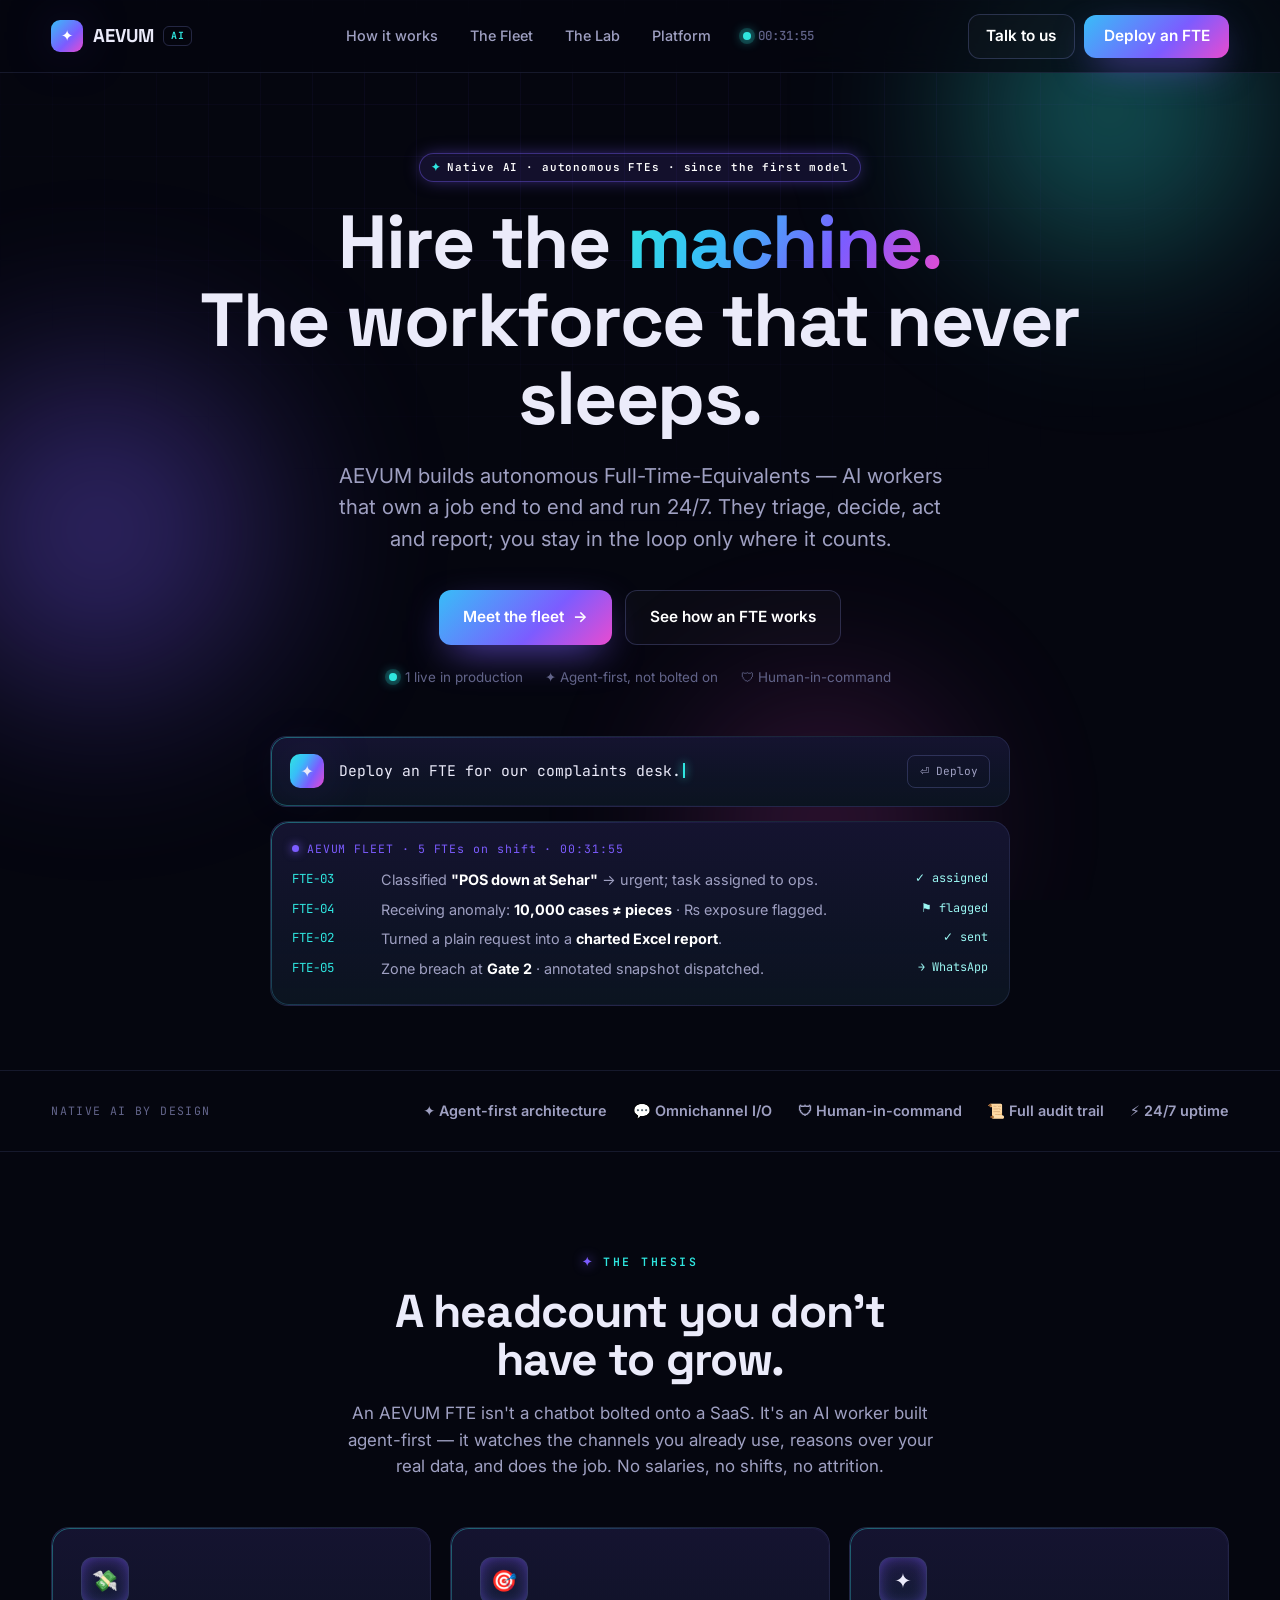
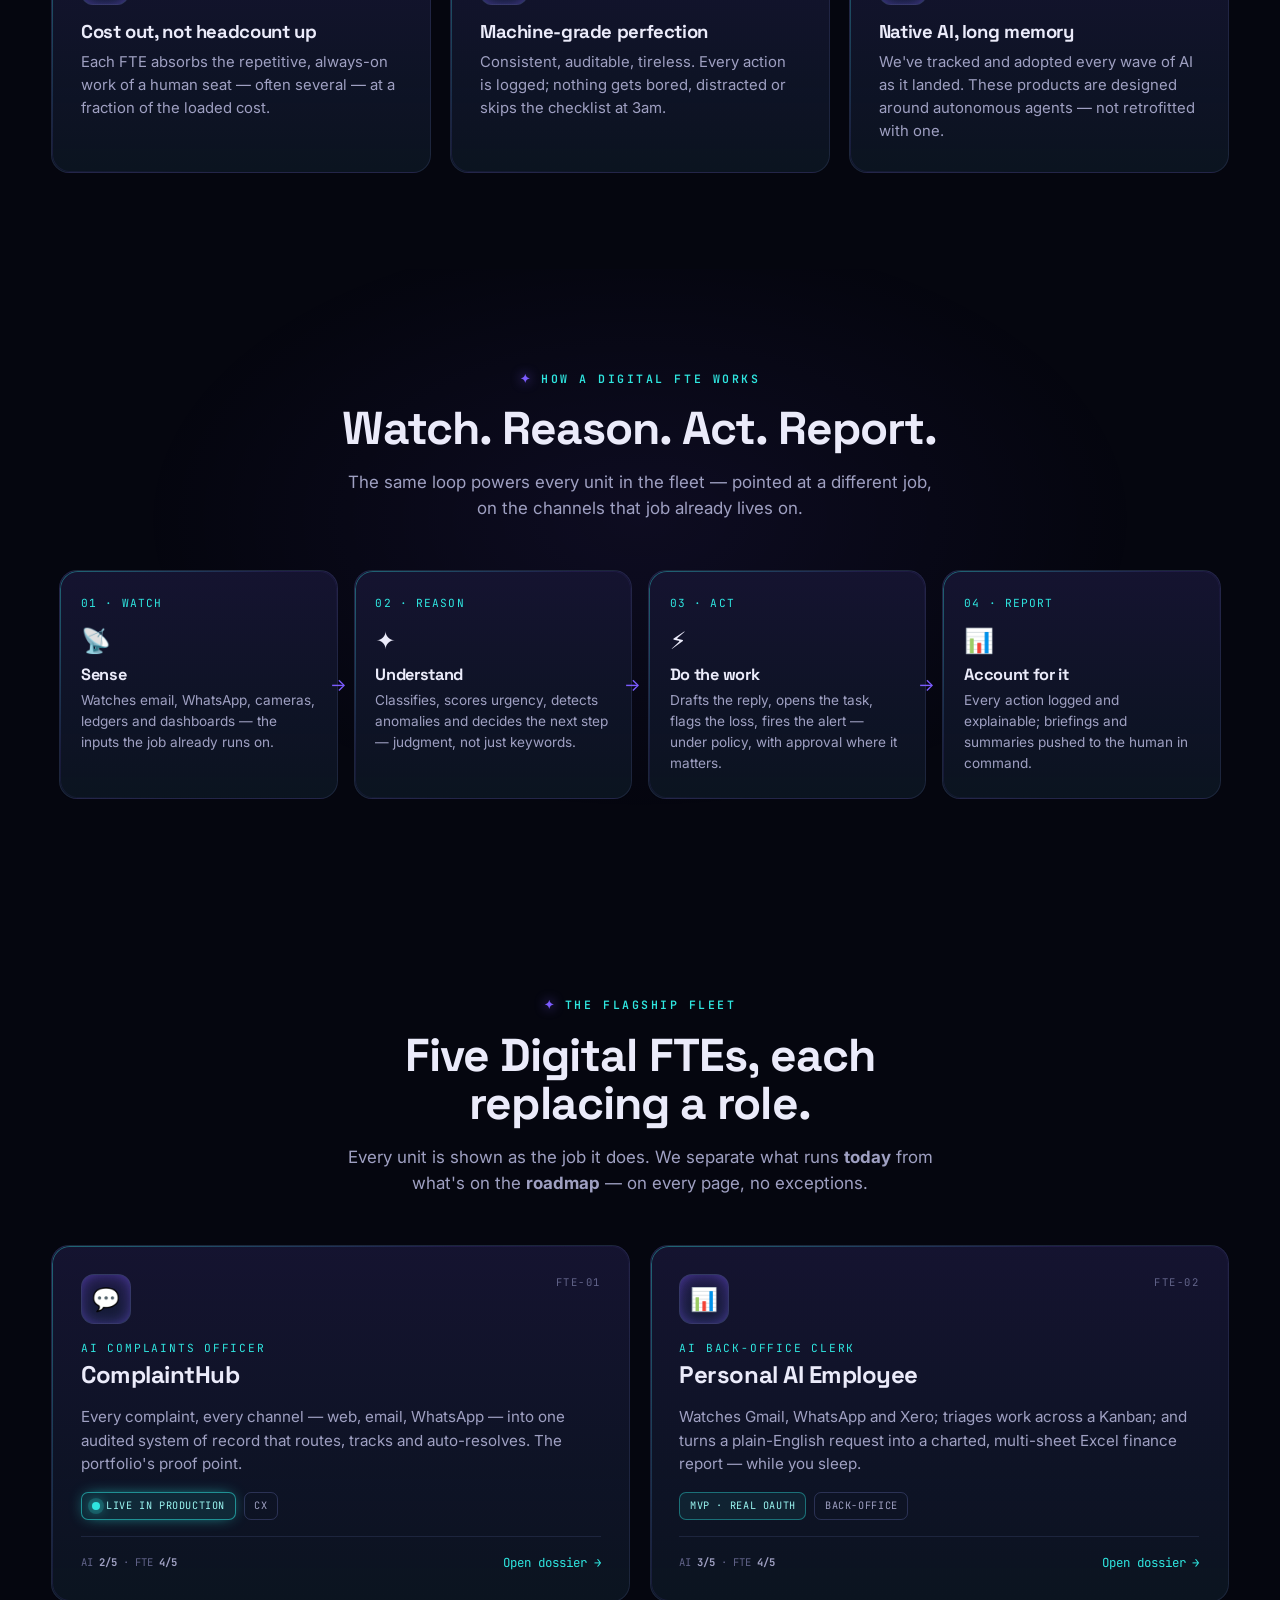
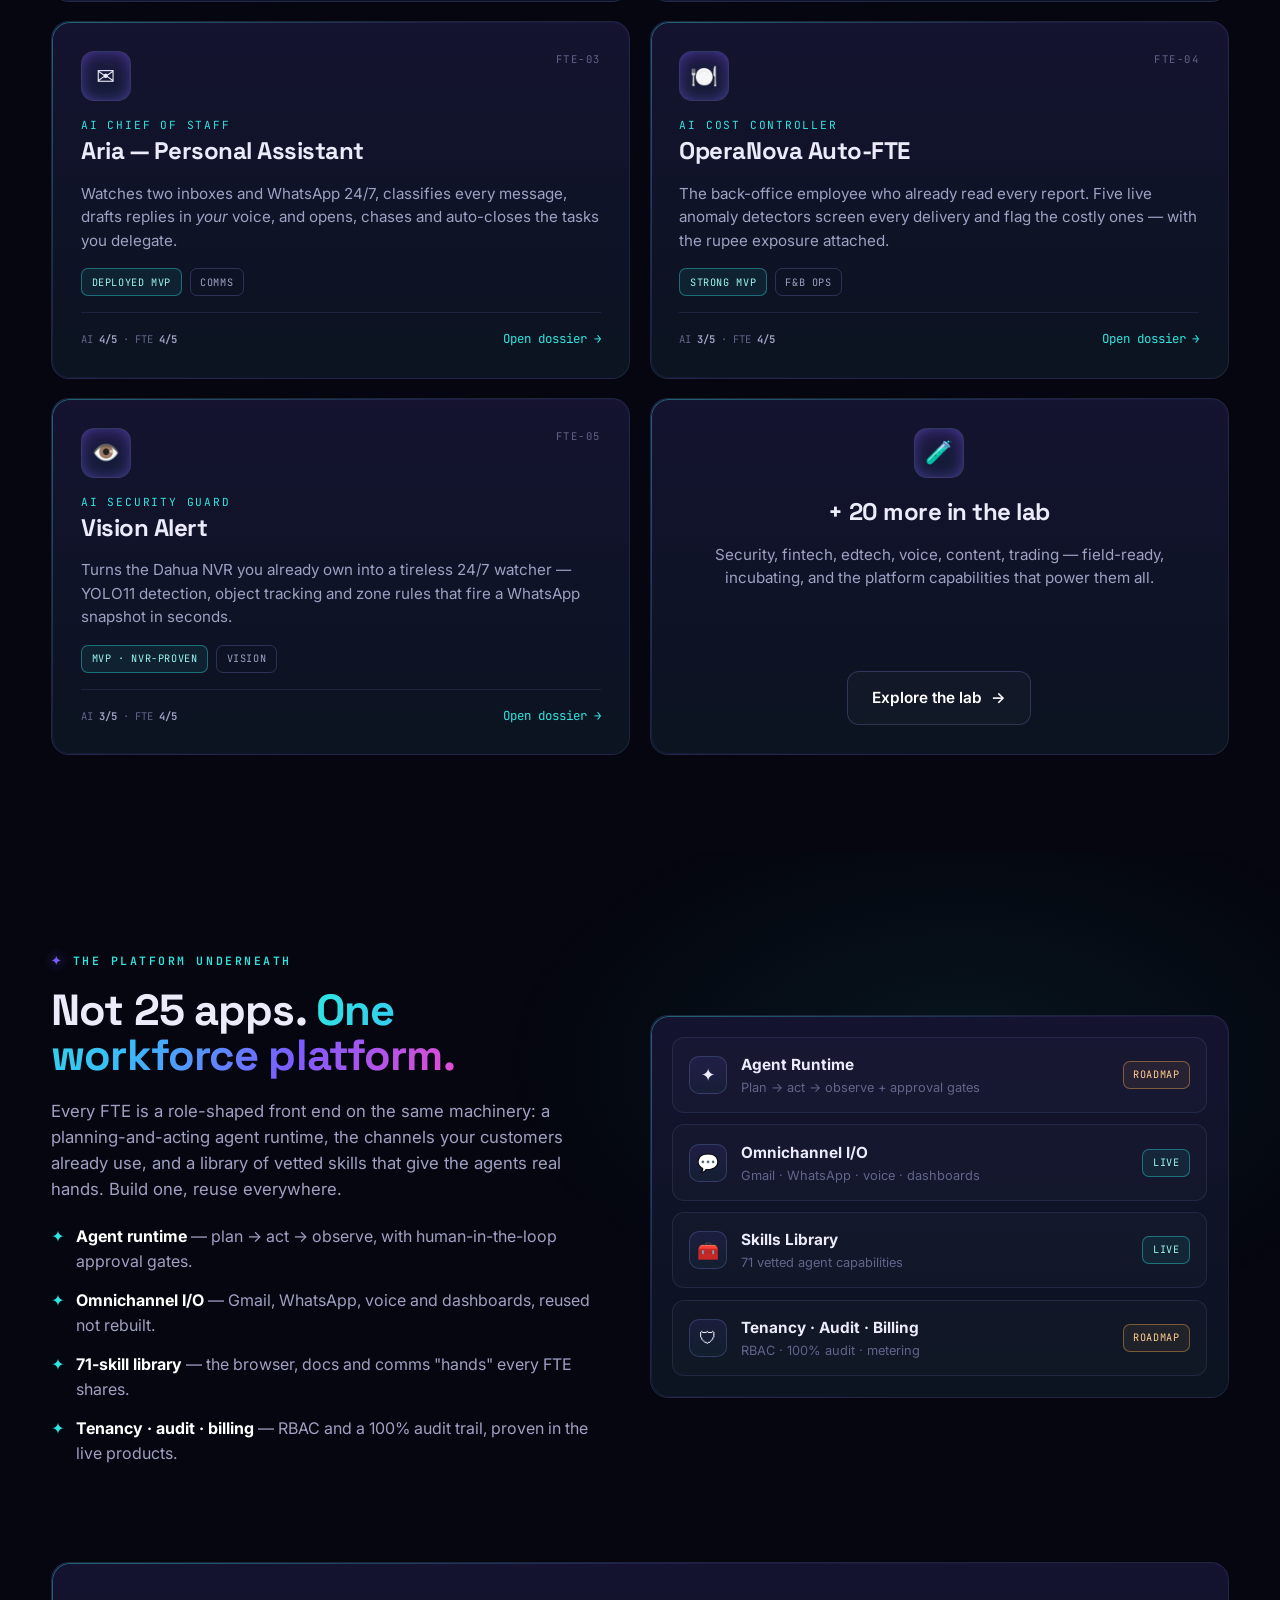
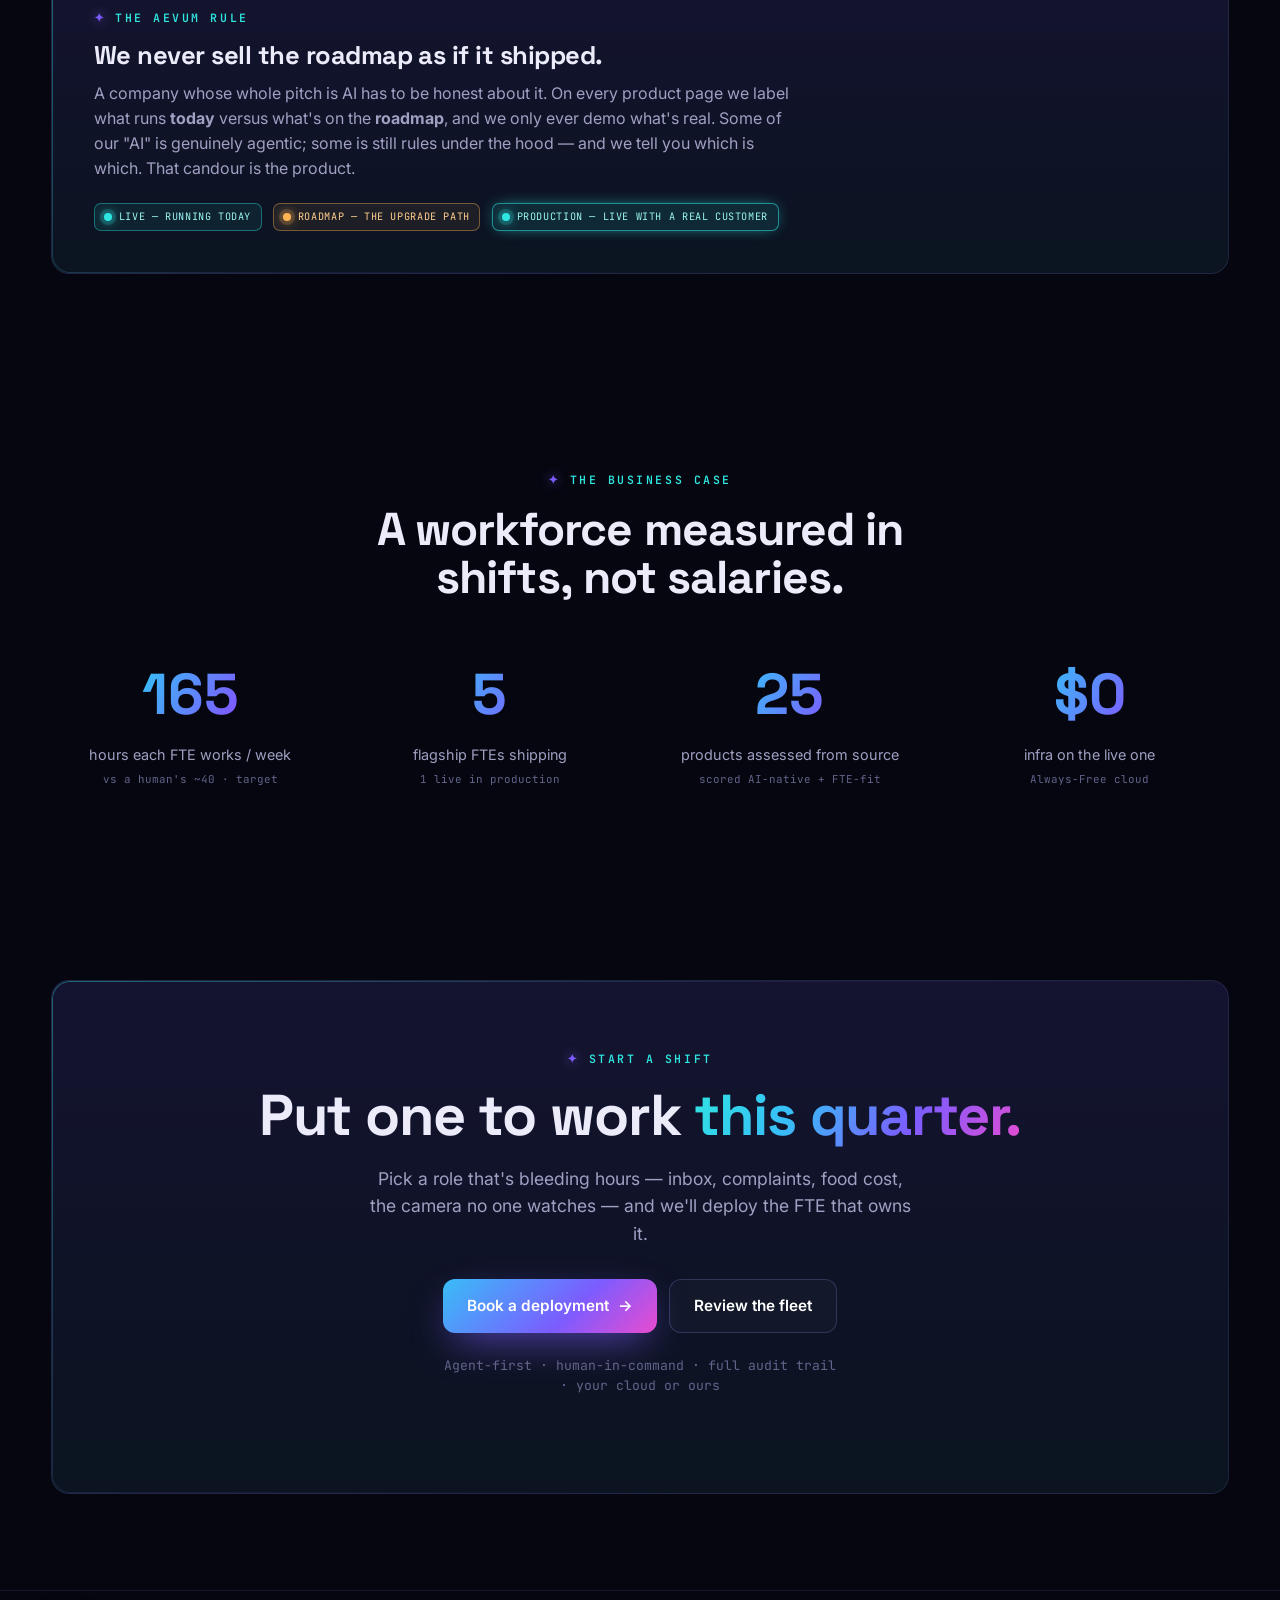
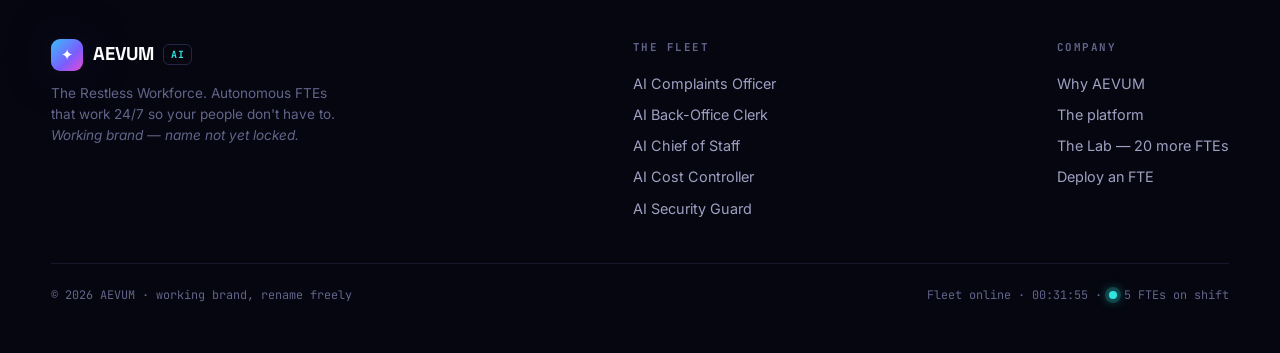
<file: site/index.html>
<!DOCTYPE html>
<html lang="en">
<head>
<meta charset="UTF-8" />
<meta name="viewport" content="width=device-width, initial-scale=1.0" />
<title>AEVUM — The Restless Workforce · Autonomous FTEs that never sleep</title>
<meta name="description" content="AEVUM builds autonomous Full-Time-Equivalents — AI agents that run your back office, inbox, security and customer operations 24/7. Native AI, not bolted on." />
<link rel="preconnect" href="https://fonts.googleapis.com">
<link rel="preconnect" href="https://fonts.gstatic.com" crossorigin>
<link href="https://fonts.googleapis.com/css2?family=Space+Grotesk:wght@500;600;700&family=Inter:wght@400;500;600;700&family=JetBrains+Mono:wght@400;500;600&display=swap" rel="stylesheet">
<link rel="stylesheet" href="assets/styles.css" />
<noscript><style>.reveal{opacity:1!important;transform:none!important}</style></noscript>
</head>
<body>
<div class="void-base"></div>
<div class="orbs"><span class="orb c1"></span><span class="orb c2"></span><span class="orb c3"></span></div>
<div class="grid-bg"></div>

<!-- NAV -->
<nav>
  <div class="wrap">
    <a class="brand" href="index.html"><span class="mark">✦</span> AEVUM <span class="ai">AI</span></a>
    <div class="nav-links">
      <a href="#engine">How it works</a>
      <a href="#fleet">The Fleet</a>
      <a href="lab.html">The Lab</a>
      <a href="#platform">Platform</a>
      <span class="nav-clock"><span class="dot"></span><span data-clock>00:00:00</span></span>
    </div>
    <div class="nav-cta">
      <a href="#final" class="btn btn-ghost" style="padding:.6rem 1.1rem">Talk to us</a>
      <a href="#final" class="btn btn-primary" style="padding:.6rem 1.2rem">Deploy an FTE</a>
    </div>
    <div class="nav-burger"><span></span><span></span><span></span></div>
  </div>
</nav>

<!-- HERO -->
<header class="hero">
  <div class="wrap hero-center">
    <span class="ai-badge reveal">Native AI · autonomous FTEs · since the first model</span>
    <h1 class="reveal">Hire the <span class="ai-grad-text">machine.</span><br>The workforce that never sleeps.</h1>
    <p class="sub reveal">AEVUM builds autonomous Full-Time-Equivalents — AI workers that own a job end to end and run 24/7. They triage, decide, act and report; you stay in the loop only where it counts.</p>
    <div class="hero-cta reveal">
      <a href="#fleet" class="btn btn-primary">Meet the fleet <span class="arr">→</span></a>
      <a href="#engine" class="btn btn-ghost">See how an FTE works</a>
    </div>
    <div class="hero-meta reveal">
      <span><span class="dot"></span> 1 live in production</span>
      <span>✦ Agent-first, not bolted on</span>
      <span>🛡 Human-in-command</span>
    </div>

    <!-- AI command bar -->
    <div class="cmdbar glass reveal">
      <div class="spark">✦</div>
      <div class="typed" data-type='["Deploy an FTE for our complaints desk.","Triage my inbox and chase the delegations.","Watch Gate 2 and alert me on intrusions.","Turn last week&apos;s sales into a charted report."]'><span class="cur"></span></div>
      <div class="go">⏎ Deploy</div>
    </div>
    <div class="ai-answer glass reveal">
      <div class="who"><span class="pulse"></span> AEVUM FLEET · 5 FTEs on shift · <span data-clock>00:00:00</span></div>
      <div class="line"><span class="k">FTE-03</span><span>Classified <b>"POS down at Sehar"</b> → urgent; task assigned to ops.</span><span class="ok">✓ assigned</span></div>
      <div class="line"><span class="k">FTE-04</span><span>Receiving anomaly: <b>10,000 cases ≠ pieces</b> · ₨ exposure flagged.</span><span class="ok">⚑ flagged</span></div>
      <div class="line"><span class="k">FTE-02</span><span>Turned a plain request into a <b>charted Excel report</b>.</span><span class="ok">✓ sent</span></div>
      <div class="line"><span class="k">FTE-05</span><span>Zone breach at <b>Gate 2</b> · annotated snapshot dispatched.</span><span class="ok">→ WhatsApp</span></div>
    </div>
  </div>
</header>

<!-- HERITAGE STRIP -->
<div class="compliance">
  <div class="wrap">
    <div class="label">Native AI by design</div>
    <div class="items">
      <span>✦ Agent-first architecture</span>
      <span>💬 Omnichannel I/O</span>
      <span>🛡 Human-in-command</span>
      <span>📜 Full audit trail</span>
      <span>⚡ 24/7 uptime</span>
    </div>
  </div>
</div>

<!-- THESIS -->
<section id="why">
  <div class="wrap">
    <div class="section-head reveal">
      <span class="eyebrow">The thesis</span>
      <h2>A headcount you don't have to grow.</h2>
      <p>An AEVUM FTE isn't a chatbot bolted onto a SaaS. It's an AI worker built agent-first — it watches the channels you already use, reasons over your real data, and does the job. No salaries, no shifts, no attrition.</p>
    </div>
    <div class="pillars">
      <div class="pillar glass reveal">
        <div class="ic">💸</div>
        <h3>Cost out, not headcount up</h3>
        <p>Each FTE absorbs the repetitive, always-on work of a human seat — often several — at a fraction of the loaded cost.</p>
      </div>
      <div class="pillar glass reveal">
        <div class="ic">🎯</div>
        <h3>Machine-grade perfection</h3>
        <p>Consistent, auditable, tireless. Every action is logged; nothing gets bored, distracted or skips the checklist at 3am.</p>
      </div>
      <div class="pillar glass reveal">
        <div class="ic">✦</div>
        <h3>Native AI, long memory</h3>
        <p>We've tracked and adopted every wave of AI as it landed. These products are designed around autonomous agents — not retrofitted with one.</p>
      </div>
    </div>
  </div>
</section>

<!-- ENGINE -->
<section id="engine" class="engine">
  <div class="wrap">
    <div class="section-head reveal">
      <span class="eyebrow">How a Digital FTE works</span>
      <h2>Watch. Reason. Act. Report.</h2>
      <p>The same loop powers every unit in the fleet — pointed at a different job, on the channels that job already lives on.</p>
    </div>
    <div class="pipeline">
      <div class="pstep glass reveal">
        <div class="num">01 · WATCH</div>
        <div class="ic">📡</div>
        <h3>Sense</h3>
        <p>Watches email, WhatsApp, cameras, ledgers and dashboards — the inputs the job already runs on.</p>
        <span class="arrow">→</span>
      </div>
      <div class="pstep glass reveal">
        <div class="num">02 · REASON</div>
        <div class="ic">✦</div>
        <h3>Understand</h3>
        <p>Classifies, scores urgency, detects anomalies and decides the next step — judgment, not just keywords.</p>
        <span class="arrow">→</span>
      </div>
      <div class="pstep glass reveal">
        <div class="num">03 · ACT</div>
        <div class="ic">⚡</div>
        <h3>Do the work</h3>
        <p>Drafts the reply, opens the task, flags the loss, fires the alert — under policy, with approval where it matters.</p>
        <span class="arrow">→</span>
      </div>
      <div class="pstep glass reveal">
        <div class="num">04 · REPORT</div>
        <div class="ic">📊</div>
        <h3>Account for it</h3>
        <p>Every action logged and explainable; briefings and summaries pushed to the human in command.</p>
      </div>
    </div>
  </div>
</section>

<!-- FLEET -->
<section id="fleet">
  <div class="wrap">
    <div class="section-head reveal">
      <span class="eyebrow">The flagship fleet</span>
      <h2>Five Digital FTEs, each replacing a role.</h2>
      <p>Every unit is shown as the job it does. We separate what runs <b>today</b> from what's on the <b>roadmap</b> — on every page, no exceptions.</p>
    </div>
    <div class="fleet-grid">

      <a class="unit glass reveal" href="products/complainthub.html">
        <div class="unit-top"><div class="unit-badge">💬</div><div class="unit-code">FTE-01</div></div>
        <div><div class="unit-role">AI Complaints Officer</div><h3>ComplaintHub</h3></div>
        <p class="unit-hook">Every complaint, every channel — web, email, WhatsApp — into one audited system of record that routes, tracks and auto-resolves. The portfolio's proof point.</p>
        <div class="unit-tags"><span class="tag tag-prod"><span class="dot"></span> Live in production</span><span class="tag">CX</span></div>
        <div class="unit-foot"><span class="unit-score">AI <b>2/5</b> · FTE <b>4/5</b></span><span class="unit-open">Open dossier <span class="arr">→</span></span></div>
      </a>

      <a class="unit glass reveal" href="products/personal-ai-employee.html">
        <div class="unit-top"><div class="unit-badge">📊</div><div class="unit-code">FTE-02</div></div>
        <div><div class="unit-role">AI Back-Office Clerk</div><h3>Personal AI Employee</h3></div>
        <p class="unit-hook">Watches Gmail, WhatsApp and Xero; triages work across a Kanban; and turns a plain-English request into a charted, multi-sheet Excel finance report — while you sleep.</p>
        <div class="unit-tags"><span class="tag tag-live">MVP · real OAuth</span><span class="tag">Back-office</span></div>
        <div class="unit-foot"><span class="unit-score">AI <b>3/5</b> · FTE <b>4/5</b></span><span class="unit-open">Open dossier <span class="arr">→</span></span></div>
      </a>

      <a class="unit glass reveal" href="products/aria-assistant.html">
        <div class="unit-top"><div class="unit-badge">✉️</div><div class="unit-code">FTE-03</div></div>
        <div><div class="unit-role">AI Chief of Staff</div><h3>Aria — Personal Assistant</h3></div>
        <p class="unit-hook">Watches two inboxes and WhatsApp 24/7, classifies every message, drafts replies in <em>your</em> voice, and opens, chases and auto-closes the tasks you delegate.</p>
        <div class="unit-tags"><span class="tag tag-live">Deployed MVP</span><span class="tag">Comms</span></div>
        <div class="unit-foot"><span class="unit-score">AI <b>4/5</b> · FTE <b>4/5</b></span><span class="unit-open">Open dossier <span class="arr">→</span></span></div>
      </a>

      <a class="unit glass reveal" href="products/operanova.html">
        <div class="unit-top"><div class="unit-badge">🍽️</div><div class="unit-code">FTE-04</div></div>
        <div><div class="unit-role">AI Cost Controller</div><h3>OperaNova Auto-FTE</h3></div>
        <p class="unit-hook">The back-office employee who already read every report. Five live anomaly detectors screen every delivery and flag the costly ones — with the rupee exposure attached.</p>
        <div class="unit-tags"><span class="tag tag-live">Strong MVP</span><span class="tag">F&amp;B ops</span></div>
        <div class="unit-foot"><span class="unit-score">AI <b>3/5</b> · FTE <b>4/5</b></span><span class="unit-open">Open dossier <span class="arr">→</span></span></div>
      </a>

      <a class="unit glass reveal" href="products/vision-alert.html">
        <div class="unit-top"><div class="unit-badge">👁️</div><div class="unit-code">FTE-05</div></div>
        <div><div class="unit-role">AI Security Guard</div><h3>Vision Alert</h3></div>
        <p class="unit-hook">Turns the Dahua NVR you already own into a tireless 24/7 watcher — YOLO11 detection, object tracking and zone rules that fire a WhatsApp snapshot in seconds.</p>
        <div class="unit-tags"><span class="tag tag-live">MVP · NVR-proven</span><span class="tag">Vision</span></div>
        <div class="unit-foot"><span class="unit-score">AI <b>3/5</b> · FTE <b>4/5</b></span><span class="unit-open">Open dossier <span class="arr">→</span></span></div>
      </a>

      <div class="unit glass reveal" style="justify-content:center;text-align:center">
        <div class="unit-badge" style="margin:0 auto">🧪</div>
        <h3 style="margin-top:.4rem">+ 20 more in the lab</h3>
        <p class="unit-hook" style="text-align:center">Security, fintech, edtech, voice, content, trading — field-ready, incubating, and the platform capabilities that power them all.</p>
        <a href="lab.html" class="btn btn-ghost" style="align-self:center">Explore the lab <span class="arr">→</span></a>
      </div>
    </div>
  </div>
</section>

<!-- PLATFORM -->
<section id="platform" class="copilot">
  <div class="wrap copilot-grid">
    <div class="reveal">
      <span class="eyebrow">The platform underneath</span>
      <h2>Not 25 apps. <span class="ai-grad-text">One workforce platform.</span></h2>
      <p style="color:var(--fog);font-size:1.05rem">Every FTE is a role-shaped front end on the same machinery: a planning-and-acting agent runtime, the channels your customers already use, and a library of vetted skills that give the agents real hands. Build one, reuse everywhere.</p>
      <ul>
        <li><span class="ck">✦</span><span><b>Agent runtime</b> — plan → act → observe, with human-in-the-loop approval gates.</span></li>
        <li><span class="ck">✦</span><span><b>Omnichannel I/O</b> — Gmail, WhatsApp, voice and dashboards, reused not rebuilt.</span></li>
        <li><span class="ck">✦</span><span><b>71-skill library</b> — the browser, docs and comms "hands" every FTE shares.</span></li>
        <li><span class="ck">✦</span><span><b>Tenancy · audit · billing</b> — RBAC and a 100% audit trail, proven in the live products.</span></li>
      </ul>
    </div>
    <div class="stack glass reveal">
      <div class="layer"><div class="lic">✦</div><div><b>Agent Runtime</b><small>Plan → act → observe + approval gates</small></div><span class="ll tag tag-road">Roadmap</span></div>
      <div class="layer"><div class="lic">💬</div><div><b>Omnichannel I/O</b><small>Gmail · WhatsApp · voice · dashboards</small></div><span class="ll tag tag-live">Live</span></div>
      <div class="layer"><div class="lic">🧰</div><div><b>Skills Library</b><small>71 vetted agent capabilities</small></div><span class="ll tag tag-live">Live</span></div>
      <div class="layer"><div class="lic">🛡</div><div><b>Tenancy · Audit · Billing</b><small>RBAC · 100% audit · metering</small></div><span class="ll tag tag-road">Roadmap</span></div>
    </div>
  </div>
</section>

<!-- HONESTY -->
<section style="padding-top:0">
  <div class="wrap">
    <div class="honesty-card glass reveal">
      <span class="eyebrow">The AEVUM rule</span>
      <h3>We never sell the roadmap as if it shipped.</h3>
      <p>A company whose whole pitch is AI has to be honest about it. On every product page we label what runs <b>today</b> versus what's on the <b>roadmap</b>, and we only ever demo what's real. Some of our "AI" is genuinely agentic; some is still rules under the hood — and we tell you which is which. That candour is the product.</p>
      <div class="legend">
        <span class="tag tag-live"><span class="dot"></span> Live — running today</span>
        <span class="tag tag-road"><span class="dot amber"></span> Roadmap — the upgrade path</span>
        <span class="tag tag-prod"><span class="dot"></span> Production — live with a real customer</span>
      </div>
    </div>
  </div>
</section>

<!-- STATS -->
<section>
  <div class="wrap">
    <div class="section-head reveal">
      <span class="eyebrow">The business case</span>
      <h2>A workforce measured in shifts, not salaries.</h2>
    </div>
    <div class="stats-grid">
      <div class="stat reveal"><div class="n ai-grad-text"><span data-to="168">0</span></div><div class="l">hours each FTE works / week</div><small>vs a human's ~40 · target</small></div>
      <div class="stat reveal"><div class="n ai-grad-text"><span data-to="5">0</span></div><div class="l">flagship FTEs shipping</div><small>1 live in production</small></div>
      <div class="stat reveal"><div class="n ai-grad-text"><span data-to="25">0</span></div><div class="l">products assessed from source</div><small>scored AI-native + FTE-fit</small></div>
      <div class="stat reveal"><div class="n ai-grad-text">$<span data-to="0">0</span></div><div class="l">infra on the live one</div><small>Always-Free cloud</small></div>
    </div>
  </div>
</section>

<!-- FINAL -->
<section class="final" id="final">
  <div class="wrap">
    <div class="final-card glass reveal">
      <span class="eyebrow" style="justify-content:center;display:inline-flex">Start a shift</span>
      <h2>Put one to work <span class="ai-grad-text">this quarter.</span></h2>
      <p>Pick a role that's bleeding hours — inbox, complaints, food cost, the camera no one watches — and we'll deploy the FTE that owns it.</p>
      <div style="display:flex;gap:.8rem;justify-content:center;flex-wrap:wrap">
        <a href="mailto:hello@aevum.ai" class="btn btn-primary">Book a deployment <span class="arr">→</span></a>
        <a href="#fleet" class="btn btn-ghost">Review the fleet</a>
      </div>
      <p style="margin-top:1.4rem;font-size:.82rem;color:var(--muted);font-family:var(--font-mono)">Agent-first · human-in-command · full audit trail · your cloud or ours</p>
    </div>
  </div>
</section>

<footer>
  <div class="wrap">
    <div class="foot-top">
      <div class="foot-brand">
        <div class="brand" style="color:#fff"><span class="mark">✦</span> AEVUM <span class="ai">AI</span></div>
        <p>The Restless Workforce. Autonomous FTEs that work 24/7 so your people don't have to. <em>Working brand — name not yet locked.</em></p>
      </div>
      <div class="foot-col">
        <h5>The Fleet</h5>
        <a href="products/complainthub.html">AI Complaints Officer</a>
        <a href="products/personal-ai-employee.html">AI Back-Office Clerk</a>
        <a href="products/aria-assistant.html">AI Chief of Staff</a>
        <a href="products/operanova.html">AI Cost Controller</a>
        <a href="products/vision-alert.html">AI Security Guard</a>
      </div>
      <div class="foot-col">
        <h5>Company</h5>
        <a href="#why">Why AEVUM</a>
        <a href="#platform">The platform</a>
        <a href="lab.html">The Lab — 20 more FTEs</a>
        <a href="#final">Deploy an FTE</a>
      </div>
    </div>
    <div class="foot-bottom">
      <span>© 2026 AEVUM · working brand, rename freely</span>
      <span>Fleet online · <span data-clock>00:00:00</span> · <span class="dot" style="display:inline-block"></span> 5 FTEs on shift</span>
    </div>
  </div>
</footer>

<script src="assets/app.js"></script>
</body>
</html>
</file>
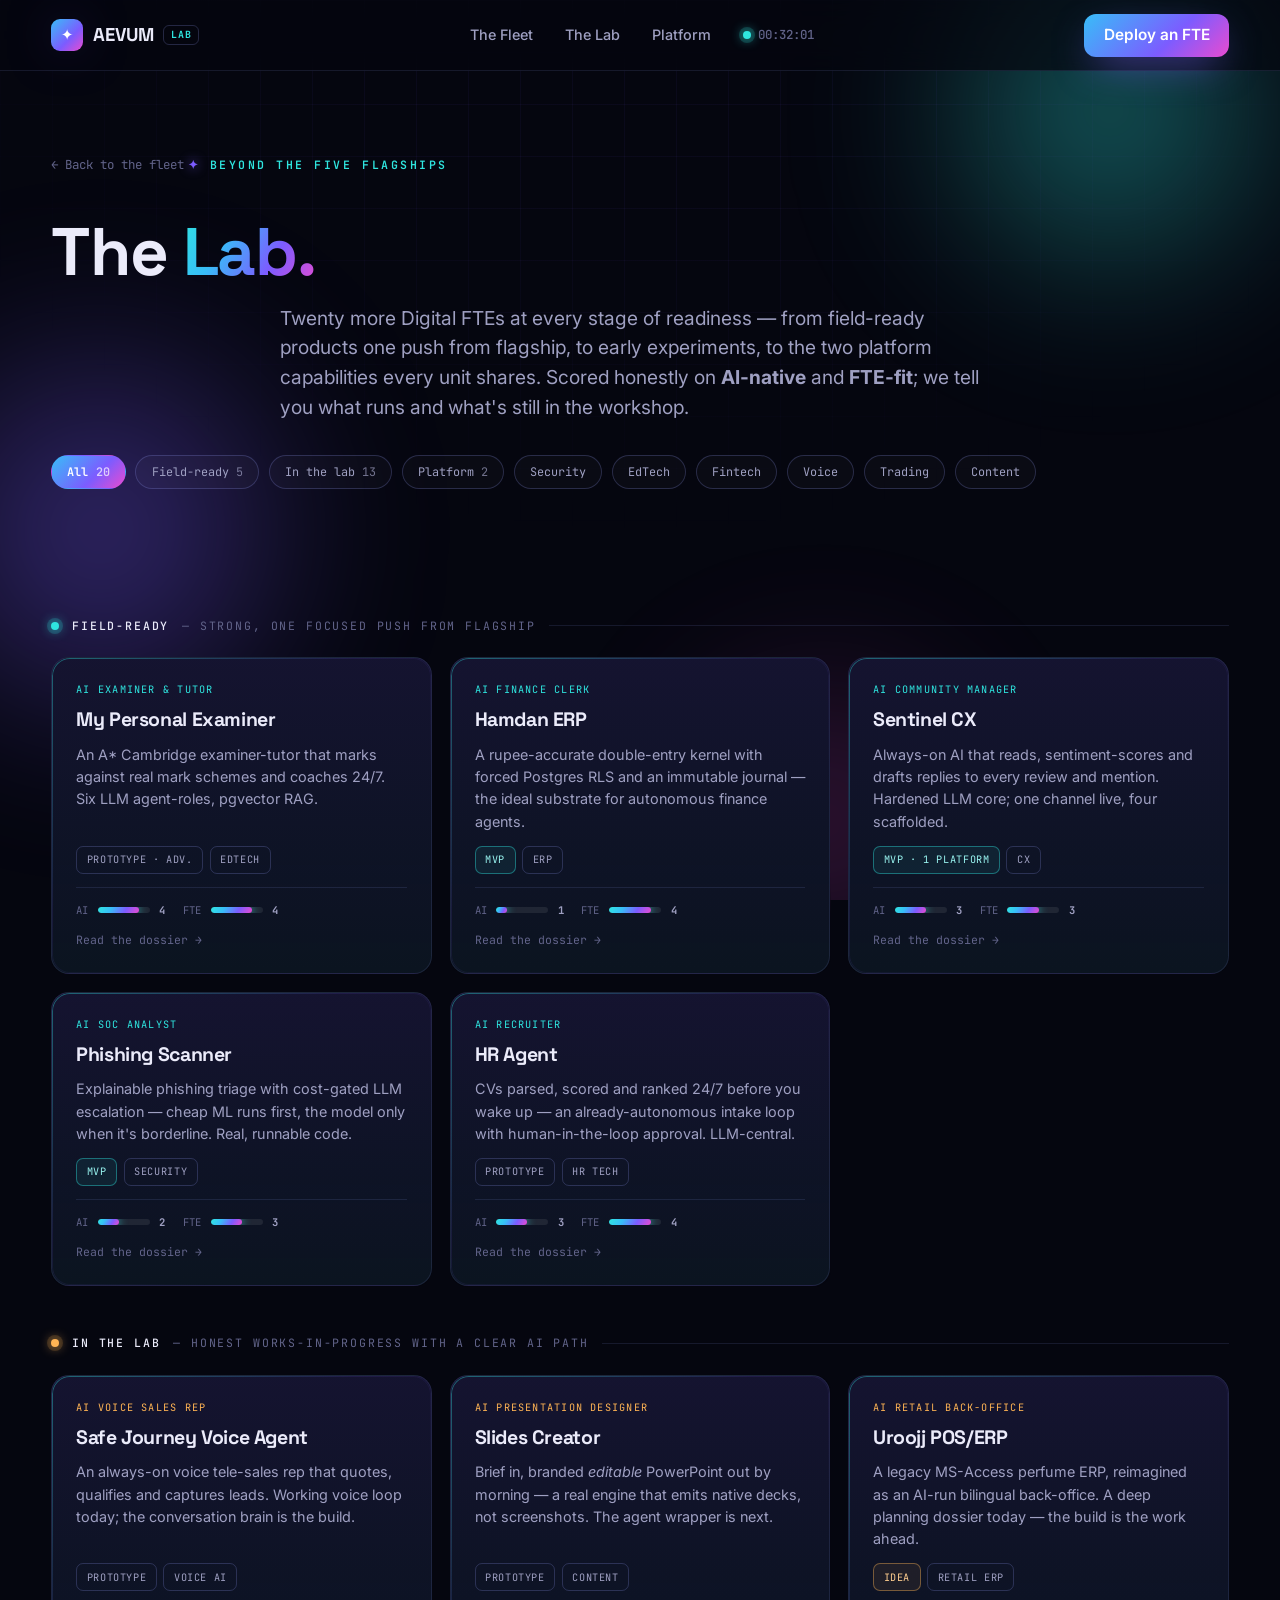
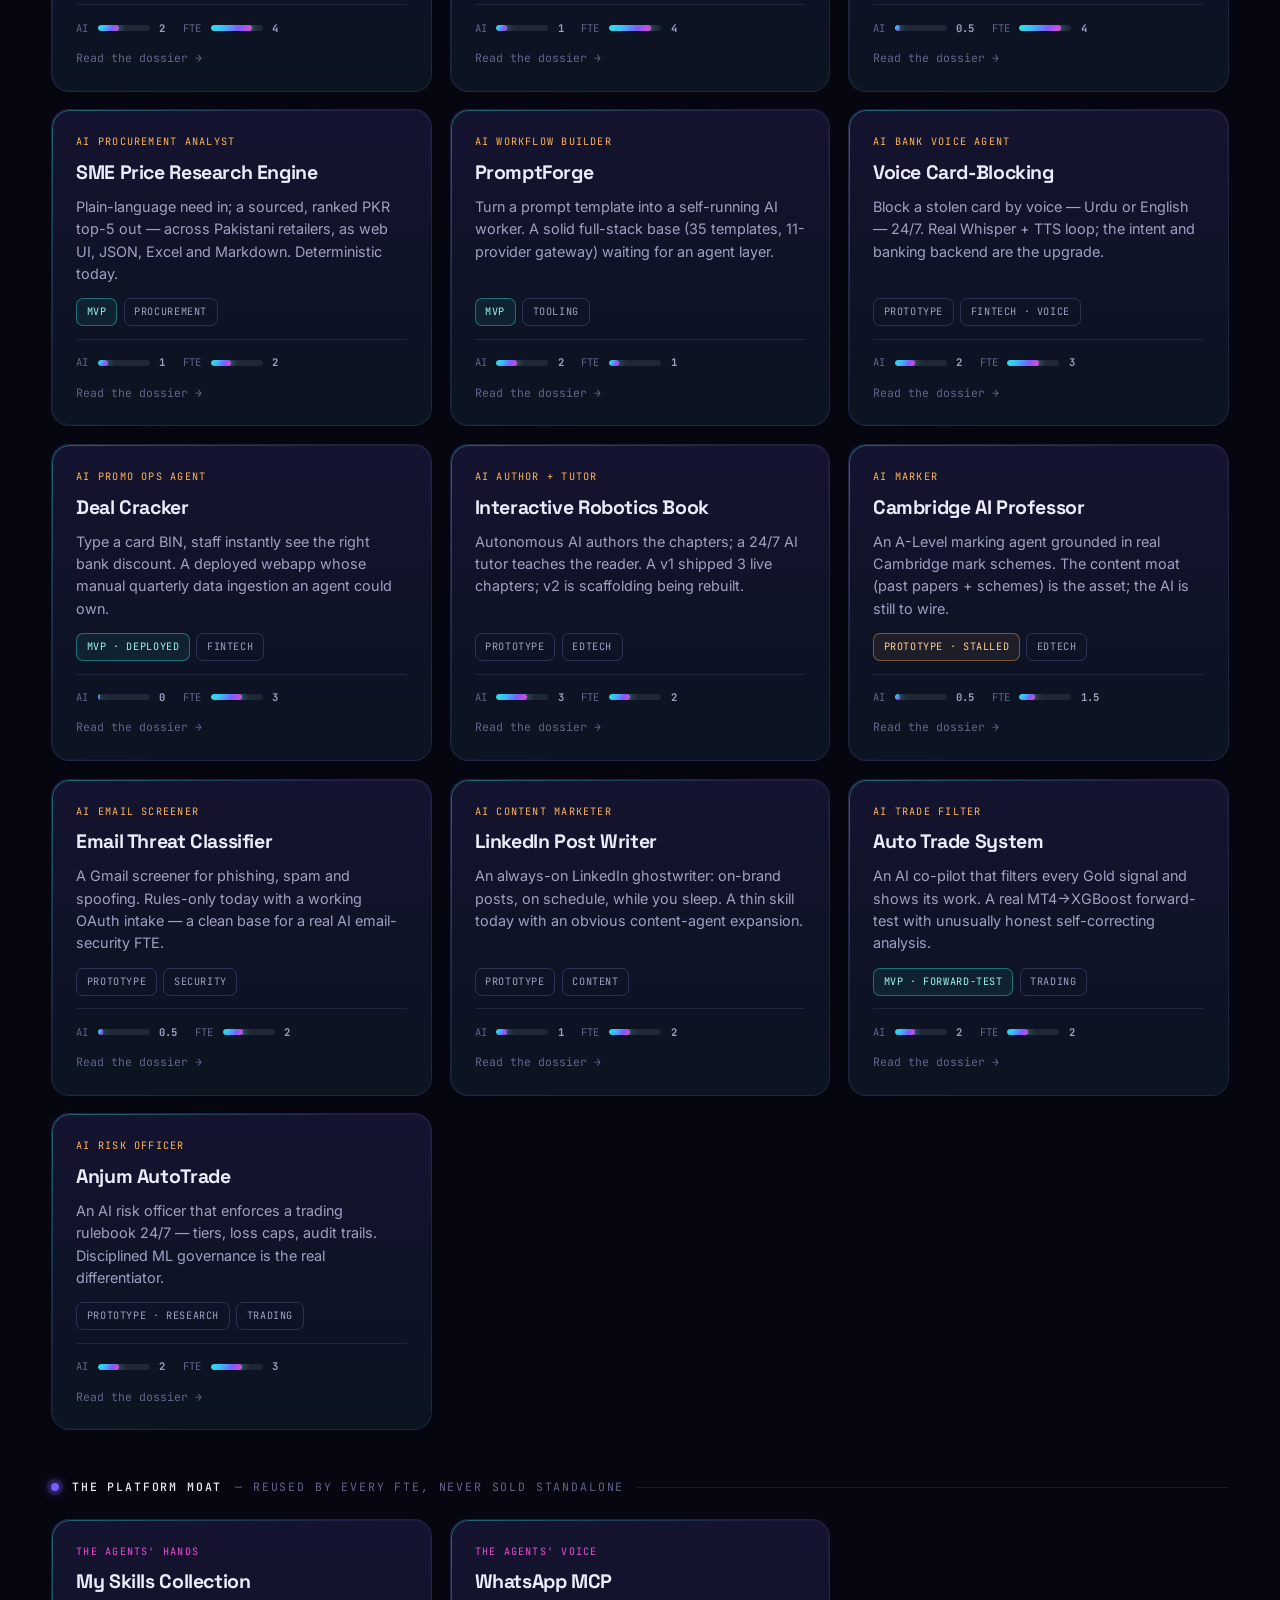
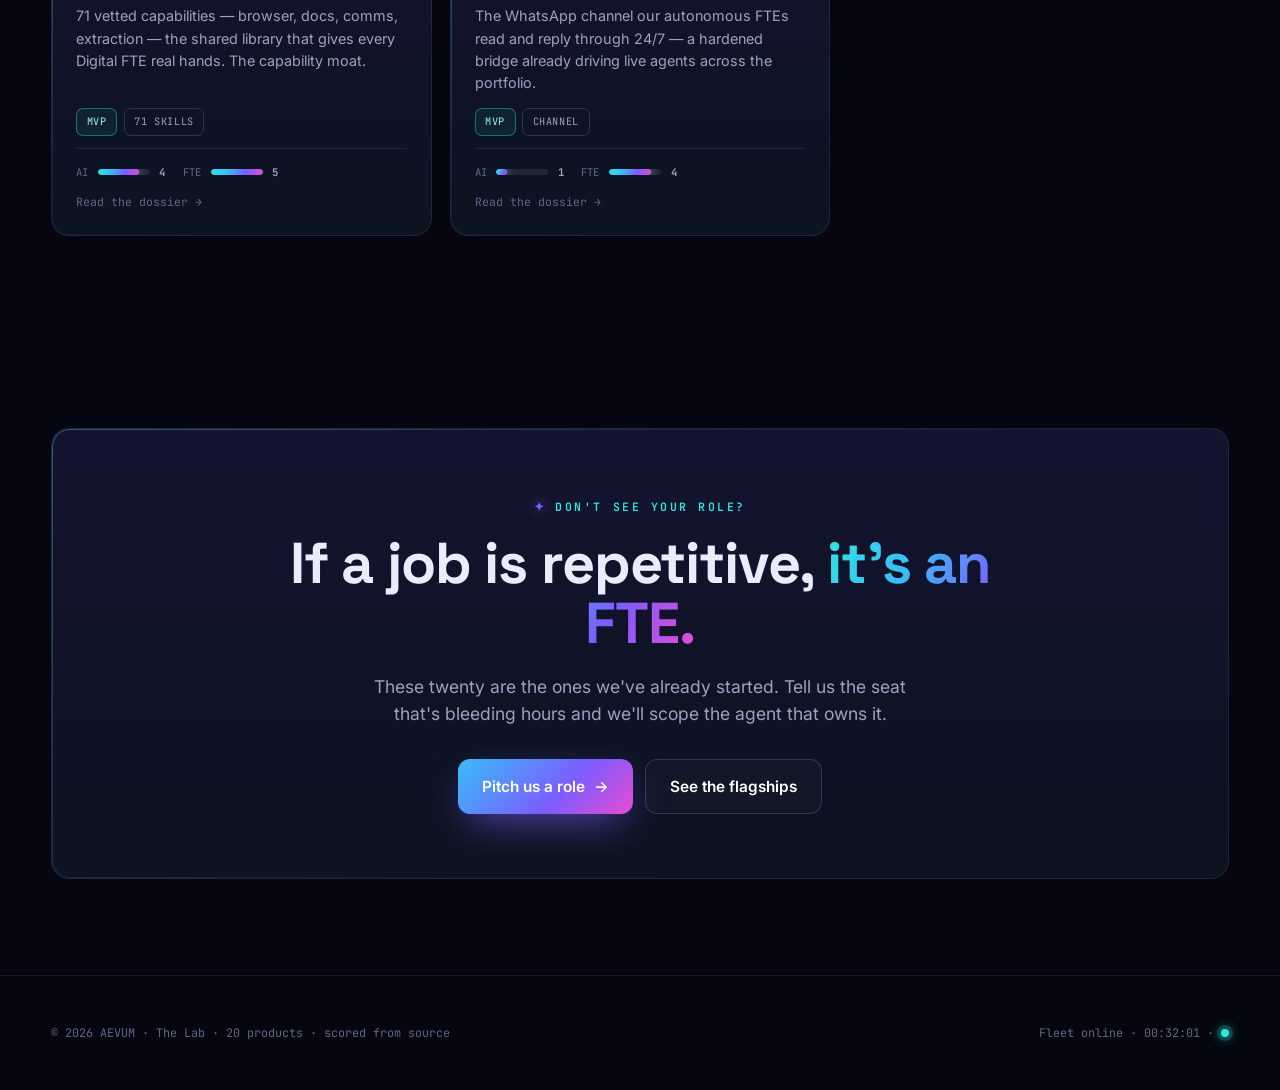
<file: site/lab.html>
<!DOCTYPE html>
<html lang="en">
<head>
<meta charset="UTF-8" />
<meta name="viewport" content="width=device-width, initial-scale=1.0" />
<title>The Lab · 20 more FTEs in development — AEVUM</title>
<meta name="description" content="Beyond the five flagships: 20 more Digital FTEs across security, fintech, edtech, voice, content and trading — field-ready, incubating, and the platform capabilities that power them all." />
<link rel="preconnect" href="https://fonts.googleapis.com">
<link rel="preconnect" href="https://fonts.gstatic.com" crossorigin>
<link href="https://fonts.googleapis.com/css2?family=Space+Grotesk:wght@500;600;700&family=Inter:wght@400;500;600;700&family=JetBrains+Mono:wght@400;500;600&display=swap" rel="stylesheet">
<link rel="stylesheet" href="assets/styles.css" />
<noscript><style>.reveal{opacity:1!important;transform:none!important}.lab-card.hide{display:flex!important}</style></noscript>
</head>
<body>
<div class="void-base"></div>
<div class="orbs"><span class="orb c1"></span><span class="orb c2"></span><span class="orb c3"></span></div>
<div class="grid-bg"></div>

<nav>
  <div class="wrap">
    <a class="brand" href="index.html"><span class="mark">✦</span> AEVUM <span class="ai">LAB</span></a>
    <div class="nav-links">
      <a href="index.html#fleet">The Fleet</a>
      <a href="lab.html">The Lab</a>
      <a href="index.html#platform">Platform</a>
      <span class="nav-clock"><span class="dot"></span><span data-clock>00:00:00</span></span>
    </div>
    <div class="nav-cta"><a href="index.html#final" class="btn btn-primary" style="padding:.6rem 1.2rem">Deploy an FTE</a></div>
    <div class="nav-burger"><span></span><span></span><span></span></div>
  </div>
</nav>

<header class="hero p-hero">
  <div class="wrap">
    <a class="p-back" href="index.html#fleet">← Back to the fleet</a>
    <span class="eyebrow reveal">Beyond the five flagships</span>
    <h1 class="reveal">The <span class="ai-grad-text">Lab.</span></h1>
    <p class="sub reveal">Twenty more Digital FTEs at every stage of readiness — from field-ready products one push from flagship, to early experiments, to the two platform capabilities every unit shares. Scored honestly on <b>AI-native</b> and <b>FTE-fit</b>; we tell you what runs and what's still in the workshop.</p>
    <div class="lab-filters reveal">
      <button class="chip active" data-filter="all">All <span class="c">20</span></button>
      <button class="chip" data-filter="field">Field-ready <span class="c">5</span></button>
      <button class="chip" data-filter="lab">In the lab <span class="c">13</span></button>
      <button class="chip" data-filter="platform">Platform <span class="c">2</span></button>
      <button class="chip" data-filter="security">Security</button>
      <button class="chip" data-filter="edtech">EdTech</button>
      <button class="chip" data-filter="fintech">Fintech</button>
      <button class="chip" data-filter="voice">Voice</button>
      <button class="chip" data-filter="trading">Trading</button>
      <button class="chip" data-filter="content">Content</button>
    </div>
  </div>
</header>

<section style="padding-top:1rem">
  <div class="wrap">

    <!-- FIELD-READY -->
    <div class="lab-cat reveal"><span class="dot"></span> <b>Field-ready</b> — strong, one focused push from flagship</div>
    <div class="lab-grid">

      <a class="lab-card glass t-field reveal" data-cat="field edtech" href="../reports/projects/my-personal-examiner.md">
        <div class="lab-role">AI Examiner &amp; Tutor</div><h3>My Personal Examiner</h3>
        <p class="lab-hook">An A* Cambridge examiner-tutor that marks against real mark schemes and coaches 24/7. Six LLM agent-roles, pgvector RAG.</p>
        <div class="lab-tags"><span class="tag">Prototype · adv.</span><span class="tag">EdTech</span></div>
        <div class="lab-meters">
          <div class="meter-row">AI<div class="bar"><i style="width:80%"></i></div><b>4</b></div>
          <div class="meter-row">FTE<div class="bar"><i style="width:80%"></i></div><b>4</b></div>
        </div>
        <span class="lab-open">Read the dossier →</span>
      </a>

      <a class="lab-card glass t-field reveal" data-cat="field erp" href="../reports/projects/hamdan-ent.md">
        <div class="lab-role">AI Finance Clerk</div><h3>Hamdan ERP</h3>
        <p class="lab-hook">A rupee-accurate double-entry kernel with forced Postgres RLS and an immutable journal — the ideal substrate for autonomous finance agents.</p>
        <div class="lab-tags"><span class="tag tag-live">MVP</span><span class="tag">ERP</span></div>
        <div class="lab-meters">
          <div class="meter-row">AI<div class="bar"><i style="width:20%"></i></div><b>1</b></div>
          <div class="meter-row">FTE<div class="bar"><i style="width:80%"></i></div><b>4</b></div>
        </div>
        <span class="lab-open">Read the dossier →</span>
      </a>

      <a class="lab-card glass t-field reveal" data-cat="field cx" href="../reports/projects/social-scrapper.md">
        <div class="lab-role">AI Community Manager</div><h3>Sentinel CX</h3>
        <p class="lab-hook">Always-on AI that reads, sentiment-scores and drafts replies to every review and mention. Hardened LLM core; one channel live, four scaffolded.</p>
        <div class="lab-tags"><span class="tag tag-live">MVP · 1 platform</span><span class="tag">CX</span></div>
        <div class="lab-meters">
          <div class="meter-row">AI<div class="bar"><i style="width:60%"></i></div><b>3</b></div>
          <div class="meter-row">FTE<div class="bar"><i style="width:60%"></i></div><b>3</b></div>
        </div>
        <span class="lab-open">Read the dossier →</span>
      </a>

      <a class="lab-card glass t-field reveal" data-cat="field security" href="../reports/projects/phishing-scanner.md">
        <div class="lab-role">AI SOC Analyst</div><h3>Phishing Scanner</h3>
        <p class="lab-hook">Explainable phishing triage with cost-gated LLM escalation — cheap ML runs first, the model only when it's borderline. Real, runnable code.</p>
        <div class="lab-tags"><span class="tag tag-live">MVP</span><span class="tag">Security</span></div>
        <div class="lab-meters">
          <div class="meter-row">AI<div class="bar"><i style="width:40%"></i></div><b>2</b></div>
          <div class="meter-row">FTE<div class="bar"><i style="width:60%"></i></div><b>3</b></div>
        </div>
        <span class="lab-open">Read the dossier →</span>
      </a>

      <a class="lab-card glass t-field reveal" data-cat="field hr" href="../reports/projects/hr-agent.md">
        <div class="lab-role">AI Recruiter</div><h3>HR Agent</h3>
        <p class="lab-hook">CVs parsed, scored and ranked 24/7 before you wake up — an already-autonomous intake loop with human-in-the-loop approval. LLM-central.</p>
        <div class="lab-tags"><span class="tag">Prototype</span><span class="tag">HR Tech</span></div>
        <div class="lab-meters">
          <div class="meter-row">AI<div class="bar"><i style="width:60%"></i></div><b>3</b></div>
          <div class="meter-row">FTE<div class="bar"><i style="width:80%"></i></div><b>4</b></div>
        </div>
        <span class="lab-open">Read the dossier →</span>
      </a>
    </div>

    <!-- IN THE LAB -->
    <div class="lab-cat reveal"><span class="dot amber"></span> <b>In the lab</b> — honest works-in-progress with a clear AI path</div>
    <div class="lab-grid">

      <a class="lab-card glass t-lab reveal" data-cat="lab voice" href="../reports/projects/travel-insurance-voice-agent.md">
        <div class="lab-role">AI Voice Sales Rep</div><h3>Safe Journey Voice Agent</h3>
        <p class="lab-hook">An always-on voice tele-sales rep that quotes, qualifies and captures leads. Working voice loop today; the conversation brain is the build.</p>
        <div class="lab-tags"><span class="tag">Prototype</span><span class="tag">Voice AI</span></div>
        <div class="lab-meters">
          <div class="meter-row">AI<div class="bar"><i style="width:40%"></i></div><b>2</b></div>
          <div class="meter-row">FTE<div class="bar"><i style="width:80%"></i></div><b>4</b></div>
        </div>
        <span class="lab-open">Read the dossier →</span>
      </a>

      <a class="lab-card glass t-lab reveal" data-cat="lab content" href="../reports/projects/slides-creator.md">
        <div class="lab-role">AI Presentation Designer</div><h3>Slides Creator</h3>
        <p class="lab-hook">Brief in, branded <em>editable</em> PowerPoint out by morning — a real engine that emits native decks, not screenshots. The agent wrapper is next.</p>
        <div class="lab-tags"><span class="tag">Prototype</span><span class="tag">Content</span></div>
        <div class="lab-meters">
          <div class="meter-row">AI<div class="bar"><i style="width:20%"></i></div><b>1</b></div>
          <div class="meter-row">FTE<div class="bar"><i style="width:80%"></i></div><b>4</b></div>
        </div>
        <span class="lab-open">Read the dossier →</span>
      </a>

      <a class="lab-card glass t-lab reveal" data-cat="lab erp" href="../reports/projects/alyan-uroojj-pos.md">
        <div class="lab-role">AI Retail Back-Office</div><h3>Uroojj POS/ERP</h3>
        <p class="lab-hook">A legacy MS-Access perfume ERP, reimagined as an AI-run bilingual back-office. A deep planning dossier today — the build is the work ahead.</p>
        <div class="lab-tags"><span class="tag tag-road">Idea</span><span class="tag">Retail ERP</span></div>
        <div class="lab-meters">
          <div class="meter-row">AI<div class="bar"><i style="width:10%"></i></div><b>0.5</b></div>
          <div class="meter-row">FTE<div class="bar"><i style="width:80%"></i></div><b>4</b></div>
        </div>
        <span class="lab-open">Read the dossier →</span>
      </a>

      <a class="lab-card glass t-lab reveal" data-cat="lab procurement" href="../reports/projects/price-research.md">
        <div class="lab-role">AI Procurement Analyst</div><h3>SME Price Research Engine</h3>
        <p class="lab-hook">Plain-language need in; a sourced, ranked PKR top-5 out — across Pakistani retailers, as web UI, JSON, Excel and Markdown. Deterministic today.</p>
        <div class="lab-tags"><span class="tag tag-live">MVP</span><span class="tag">Procurement</span></div>
        <div class="lab-meters">
          <div class="meter-row">AI<div class="bar"><i style="width:20%"></i></div><b>1</b></div>
          <div class="meter-row">FTE<div class="bar"><i style="width:40%"></i></div><b>2</b></div>
        </div>
        <span class="lab-open">Read the dossier →</span>
      </a>

      <a class="lab-card glass t-lab reveal" data-cat="lab tooling" href="../reports/projects/promptforge.md">
        <div class="lab-role">AI Workflow Builder</div><h3>PromptForge</h3>
        <p class="lab-hook">Turn a prompt template into a self-running AI worker. A solid full-stack base (35 templates, 11-provider gateway) waiting for an agent layer.</p>
        <div class="lab-tags"><span class="tag tag-live">MVP</span><span class="tag">Tooling</span></div>
        <div class="lab-meters">
          <div class="meter-row">AI<div class="bar"><i style="width:40%"></i></div><b>2</b></div>
          <div class="meter-row">FTE<div class="bar"><i style="width:20%"></i></div><b>1</b></div>
        </div>
        <span class="lab-open">Read the dossier →</span>
      </a>

      <a class="lab-card glass t-lab reveal" data-cat="lab fintech voice" href="../reports/projects/card-blocking-demo.md">
        <div class="lab-role">AI Bank Voice Agent</div><h3>Voice Card-Blocking</h3>
        <p class="lab-hook">Block a stolen card by voice — Urdu or English — 24/7. Real Whisper + TTS loop; the intent and banking backend are the upgrade.</p>
        <div class="lab-tags"><span class="tag">Prototype</span><span class="tag">Fintech · Voice</span></div>
        <div class="lab-meters">
          <div class="meter-row">AI<div class="bar"><i style="width:40%"></i></div><b>2</b></div>
          <div class="meter-row">FTE<div class="bar"><i style="width:60%"></i></div><b>3</b></div>
        </div>
        <span class="lab-open">Read the dossier →</span>
      </a>

      <a class="lab-card glass t-lab reveal" data-cat="lab fintech" href="../reports/projects/card-bin-tracker.md">
        <div class="lab-role">AI Promo Ops Agent</div><h3>Deal Cracker</h3>
        <p class="lab-hook">Type a card BIN, staff instantly see the right bank discount. A deployed webapp whose manual quarterly data ingestion an agent could own.</p>
        <div class="lab-tags"><span class="tag tag-live">MVP · deployed</span><span class="tag">Fintech</span></div>
        <div class="lab-meters">
          <div class="meter-row">AI<div class="bar"><i style="width:4%"></i></div><b>0</b></div>
          <div class="meter-row">FTE<div class="bar"><i style="width:60%"></i></div><b>3</b></div>
        </div>
        <span class="lab-open">Read the dossier →</span>
      </a>

      <a class="lab-card glass t-lab reveal" data-cat="lab edtech" href="../reports/projects/interactive-robotics-book.md">
        <div class="lab-role">AI Author + Tutor</div><h3>Interactive Robotics Book</h3>
        <p class="lab-hook">Autonomous AI authors the chapters; a 24/7 AI tutor teaches the reader. A v1 shipped 3 live chapters; v2 is scaffolding being rebuilt.</p>
        <div class="lab-tags"><span class="tag">Prototype</span><span class="tag">EdTech</span></div>
        <div class="lab-meters">
          <div class="meter-row">AI<div class="bar"><i style="width:60%"></i></div><b>3</b></div>
          <div class="meter-row">FTE<div class="bar"><i style="width:40%"></i></div><b>2</b></div>
        </div>
        <span class="lab-open">Read the dossier →</span>
      </a>

      <a class="lab-card glass t-lab reveal" data-cat="lab edtech" href="../reports/projects/a-level-learning.md">
        <div class="lab-role">AI Marker</div><h3>Cambridge AI Professor</h3>
        <p class="lab-hook">An A-Level marking agent grounded in real Cambridge mark schemes. The content moat (past papers + schemes) is the asset; the AI is still to wire.</p>
        <div class="lab-tags"><span class="tag tag-road">Prototype · stalled</span><span class="tag">EdTech</span></div>
        <div class="lab-meters">
          <div class="meter-row">AI<div class="bar"><i style="width:10%"></i></div><b>0.5</b></div>
          <div class="meter-row">FTE<div class="bar"><i style="width:30%"></i></div><b>1.5</b></div>
        </div>
        <span class="lab-open">Read the dossier →</span>
      </a>

      <a class="lab-card glass t-lab reveal" data-cat="lab security" href="../reports/projects/email-spam-classifier.md">
        <div class="lab-role">AI Email Screener</div><h3>Email Threat Classifier</h3>
        <p class="lab-hook">A Gmail screener for phishing, spam and spoofing. Rules-only today with a working OAuth intake — a clean base for a real AI email-security FTE.</p>
        <div class="lab-tags"><span class="tag">Prototype</span><span class="tag">Security</span></div>
        <div class="lab-meters">
          <div class="meter-row">AI<div class="bar"><i style="width:10%"></i></div><b>0.5</b></div>
          <div class="meter-row">FTE<div class="bar"><i style="width:40%"></i></div><b>2</b></div>
        </div>
        <span class="lab-open">Read the dossier →</span>
      </a>

      <a class="lab-card glass t-lab reveal" data-cat="lab content" href="../reports/projects/linkedin-post.md">
        <div class="lab-role">AI Content Marketer</div><h3>LinkedIn Post Writer</h3>
        <p class="lab-hook">An always-on LinkedIn ghostwriter: on-brand posts, on schedule, while you sleep. A thin skill today with an obvious content-agent expansion.</p>
        <div class="lab-tags"><span class="tag">Prototype</span><span class="tag">Content</span></div>
        <div class="lab-meters">
          <div class="meter-row">AI<div class="bar"><i style="width:20%"></i></div><b>1</b></div>
          <div class="meter-row">FTE<div class="bar"><i style="width:40%"></i></div><b>2</b></div>
        </div>
        <span class="lab-open">Read the dossier →</span>
      </a>

      <a class="lab-card glass t-lab reveal" data-cat="lab trading" href="../reports/projects/auto-trade.md">
        <div class="lab-role">AI Trade Filter</div><h3>Auto Trade System</h3>
        <p class="lab-hook">An AI co-pilot that filters every Gold signal and shows its work. A real MT4→XGBoost forward-test with unusually honest self-correcting analysis.</p>
        <div class="lab-tags"><span class="tag tag-live">MVP · forward-test</span><span class="tag">Trading</span></div>
        <div class="lab-meters">
          <div class="meter-row">AI<div class="bar"><i style="width:40%"></i></div><b>2</b></div>
          <div class="meter-row">FTE<div class="bar"><i style="width:40%"></i></div><b>2</b></div>
        </div>
        <span class="lab-open">Read the dossier →</span>
      </a>

      <a class="lab-card glass t-lab reveal" data-cat="lab trading" href="../reports/projects/anjum-autotrade.md">
        <div class="lab-role">AI Risk Officer</div><h3>Anjum AutoTrade</h3>
        <p class="lab-hook">An AI risk officer that enforces a trading rulebook 24/7 — tiers, loss caps, audit trails. Disciplined ML governance is the real differentiator.</p>
        <div class="lab-tags"><span class="tag">Prototype · research</span><span class="tag">Trading</span></div>
        <div class="lab-meters">
          <div class="meter-row">AI<div class="bar"><i style="width:40%"></i></div><b>2</b></div>
          <div class="meter-row">FTE<div class="bar"><i style="width:60%"></i></div><b>3</b></div>
        </div>
        <span class="lab-open">Read the dossier →</span>
      </a>
    </div>

    <!-- PLATFORM -->
    <div class="lab-cat reveal"><span class="dot violet"></span> <b>The platform moat</b> — reused by every FTE, never sold standalone</div>
    <div class="lab-grid">

      <a class="lab-card glass t-moat reveal" data-cat="platform" href="../reports/projects/my-skills.md">
        <div class="lab-role">The agents' hands</div><h3>My Skills Collection</h3>
        <p class="lab-hook">71 vetted capabilities — browser, docs, comms, extraction — the shared library that gives every Digital FTE real hands. The capability moat.</p>
        <div class="lab-tags"><span class="tag tag-live">MVP</span><span class="tag">71 skills</span></div>
        <div class="lab-meters">
          <div class="meter-row">AI<div class="bar"><i style="width:80%"></i></div><b>4</b></div>
          <div class="meter-row">FTE<div class="bar"><i style="width:100%"></i></div><b>5</b></div>
        </div>
        <span class="lab-open">Read the dossier →</span>
      </a>

      <a class="lab-card glass t-moat reveal" data-cat="platform" href="../reports/projects/whatsapp-mcp.md">
        <div class="lab-role">The agents' voice</div><h3>WhatsApp MCP</h3>
        <p class="lab-hook">The WhatsApp channel our autonomous FTEs read and reply through 24/7 — a hardened bridge already driving live agents across the portfolio.</p>
        <div class="lab-tags"><span class="tag tag-live">MVP</span><span class="tag">Channel</span></div>
        <div class="lab-meters">
          <div class="meter-row">AI<div class="bar"><i style="width:20%"></i></div><b>1</b></div>
          <div class="meter-row">FTE<div class="bar"><i style="width:80%"></i></div><b>4</b></div>
        </div>
        <span class="lab-open">Read the dossier →</span>
      </a>
    </div>
  </div>
</section>

<section class="final">
  <div class="wrap">
    <div class="final-card glass reveal">
      <span class="eyebrow" style="justify-content:center;display:inline-flex">Don't see your role?</span>
      <h2>If a job is repetitive, <span class="ai-grad-text">it's an FTE.</span></h2>
      <p>These twenty are the ones we've already started. Tell us the seat that's bleeding hours and we'll scope the agent that owns it.</p>
      <div style="display:flex;gap:.8rem;justify-content:center;flex-wrap:wrap">
        <a href="mailto:hello@aevum.ai" class="btn btn-primary">Pitch us a role <span class="arr">→</span></a>
        <a href="index.html#fleet" class="btn btn-ghost">See the flagships</a>
      </div>
    </div>
  </div>
</section>

<footer>
  <div class="wrap"><div class="foot-bottom" style="border:none;margin:0;padding:0">
    <span>© 2026 AEVUM · The Lab · 20 products · scored from source</span>
    <span>Fleet online · <span data-clock>00:00:00</span> · <span class="dot" style="display:inline-block"></span></span>
  </div></div>
</footer>

<script src="assets/app.js"></script>
</body>
</html>
</file>
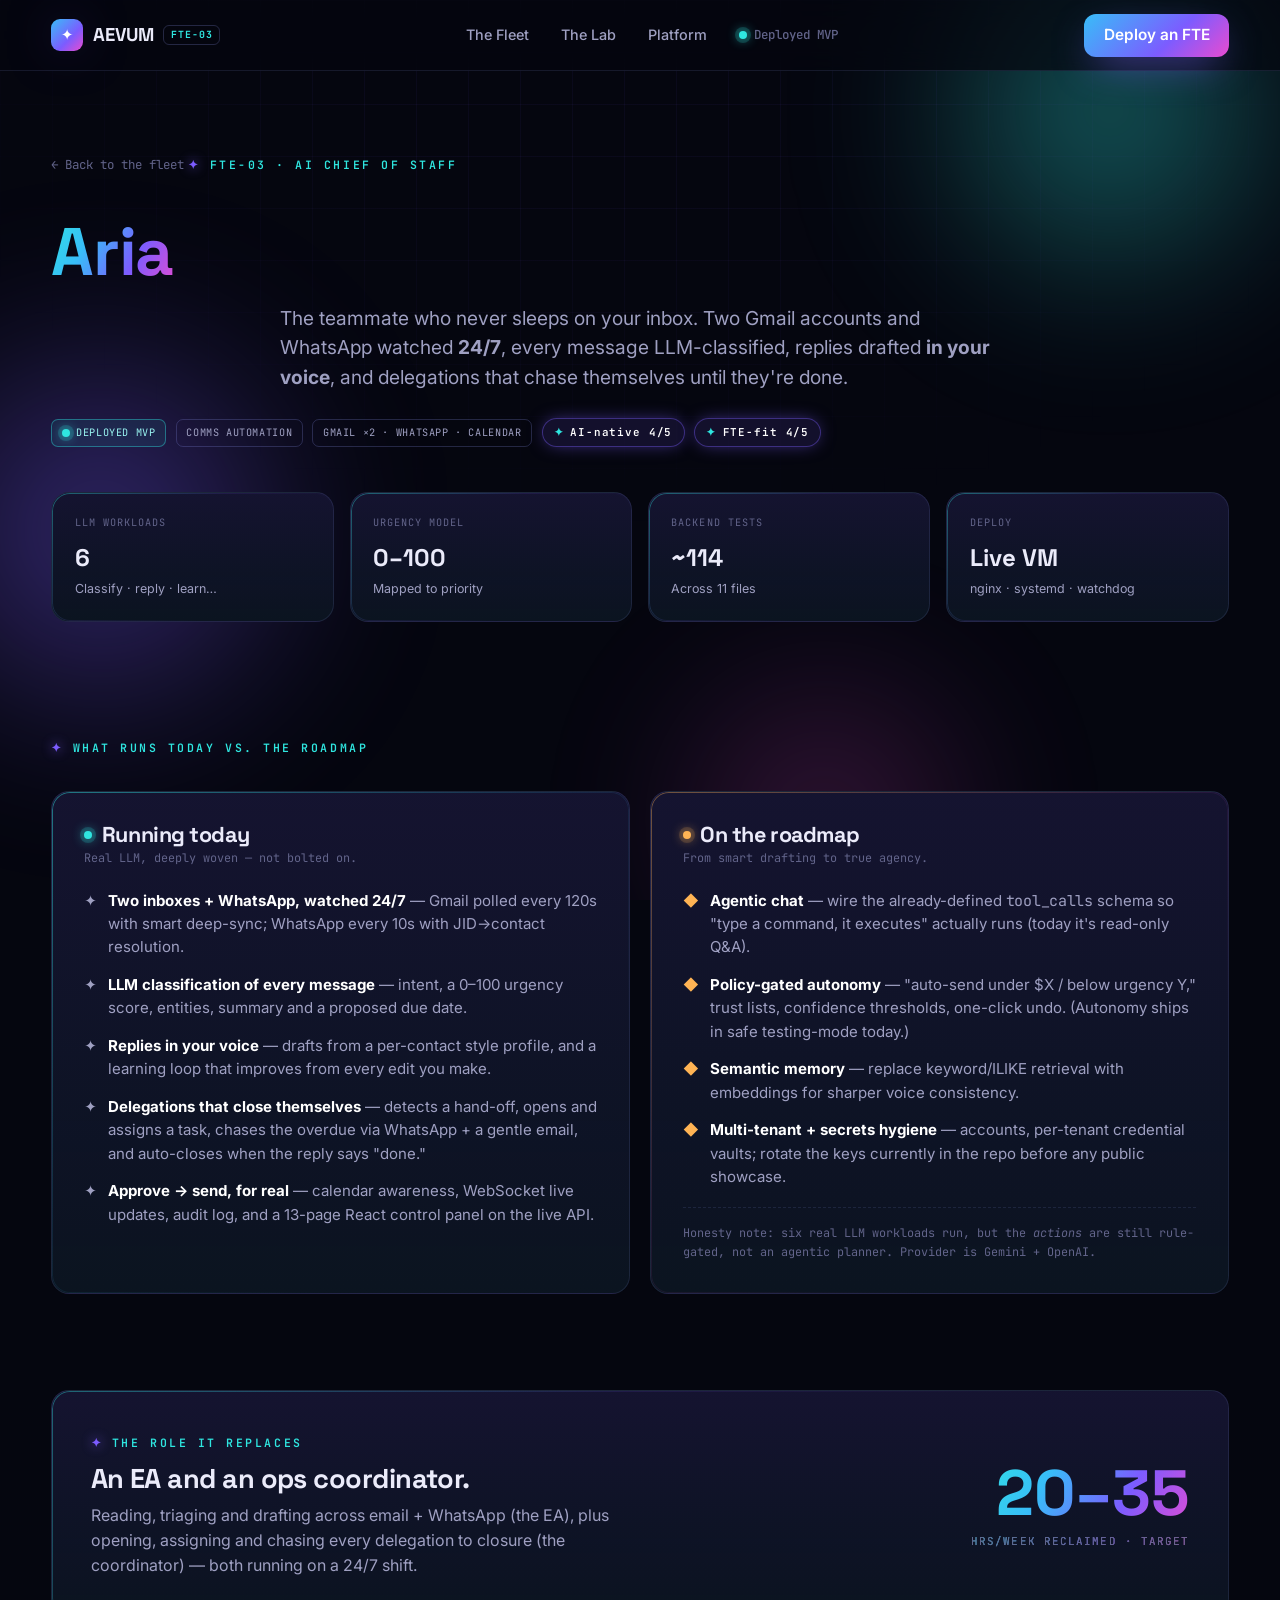
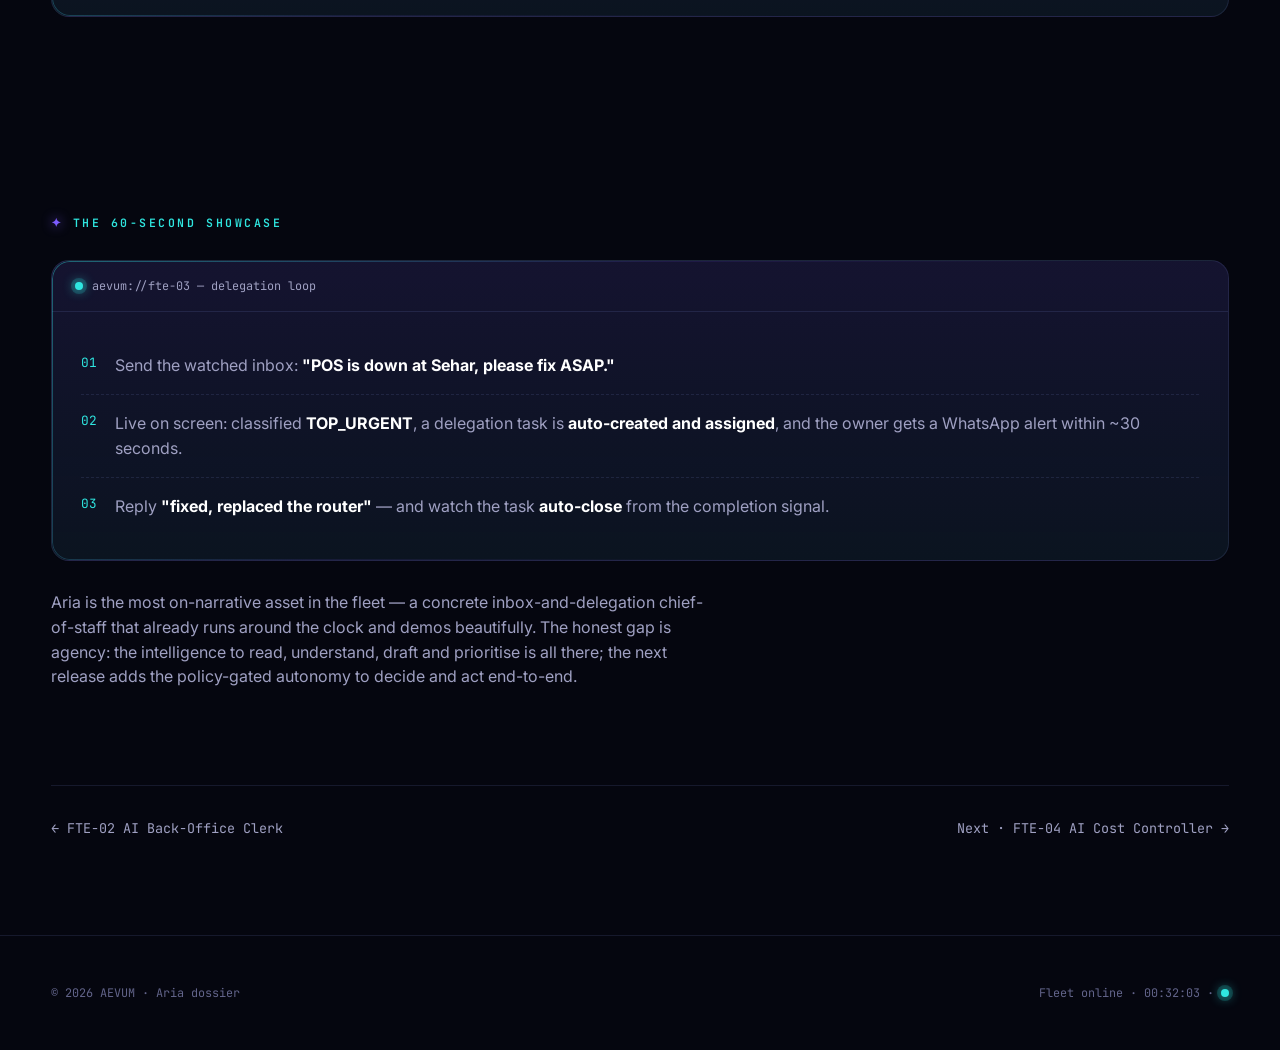
<file: site/products/aria-assistant.html>
<!DOCTYPE html>
<html lang="en">
<head>
<meta charset="UTF-8" />
<meta name="viewport" content="width=device-width, initial-scale=1.0" />
<title>Aria · AI Chief of Staff — AEVUM FTE-03</title>
<meta name="description" content="Aria watches two inboxes and WhatsApp 24/7, classifies every message, replies in your voice, and opens, chases and auto-closes the tasks you delegate." />
<link rel="preconnect" href="https://fonts.googleapis.com">
<link rel="preconnect" href="https://fonts.gstatic.com" crossorigin>
<link href="https://fonts.googleapis.com/css2?family=Space+Grotesk:wght@500;600;700&family=Inter:wght@400;500;600;700&family=JetBrains+Mono:wght@400;500;600&display=swap" rel="stylesheet">
<link rel="stylesheet" href="../assets/styles.css" />
<noscript><style>.reveal{opacity:1!important;transform:none!important}</style></noscript>
</head>
<body>
<div class="void-base"></div>
<div class="orbs"><span class="orb c1"></span><span class="orb c2"></span><span class="orb c3"></span></div>
<div class="grid-bg"></div>

<nav>
  <div class="wrap">
    <a class="brand" href="../index.html"><span class="mark">✦</span> AEVUM <span class="ai">FTE-03</span></a>
    <div class="nav-links">
      <a href="../index.html#fleet">The Fleet</a>
      <a href="../lab.html">The Lab</a>
      <a href="../index.html#platform">Platform</a>
      <span class="nav-clock"><span class="dot"></span> Deployed MVP</span>
    </div>
    <div class="nav-cta"><a href="../index.html#final" class="btn btn-primary" style="padding:.6rem 1.2rem">Deploy an FTE</a></div>
    <div class="nav-burger"><span></span><span></span><span></span></div>
  </div>
</nav>

<header class="hero p-hero">
  <div class="wrap">
    <a class="p-back" href="../index.html#fleet">← Back to the fleet</a>
    <span class="eyebrow reveal">FTE-03 · AI Chief of Staff</span>
    <h1 class="reveal"><span class="ai-grad-text">Aria</span></h1>
    <p class="sub reveal">The teammate who never sleeps on your inbox. Two Gmail accounts and WhatsApp watched <b>24/7</b>, every message LLM-classified, replies drafted <b>in your voice</b>, and delegations that chase themselves until they're done.</p>
    <div class="p-badges reveal">
      <span class="tag tag-live"><span class="dot"></span> Deployed MVP</span>
      <span class="tag">Comms automation</span>
      <span class="tag">Gmail ×2 · WhatsApp · Calendar</span>
      <span class="ai-badge">AI-native 4/5</span>
      <span class="ai-badge">FTE-fit 4/5</span>
    </div>
    <div class="spec-grid reveal">
      <div class="spec glass"><div class="k">LLM workloads</div><div class="v">6<small>Classify · reply · learn…</small></div></div>
      <div class="spec glass"><div class="k">Urgency model</div><div class="v">0–100<small>Mapped to priority</small></div></div>
      <div class="spec glass"><div class="k">Backend tests</div><div class="v">~114<small>Across 11 files</small></div></div>
      <div class="spec glass"><div class="k">Deploy</div><div class="v">Live VM<small>nginx · systemd · watchdog</small></div></div>
    </div>
  </div>
</header>

<section style="padding-top:3rem">
  <div class="wrap">
    <div class="section-head left reveal" style="margin-bottom:2rem"><span class="eyebrow">What runs today vs. the roadmap</span></div>
    <div class="cols">
      <div class="card live glass reveal">
        <h3><span class="dot"></span> Running today</h3>
        <div class="csub">Real LLM, deeply woven — not bolted on.</div>
        <ul class="feat">
          <li><span class="ck">✦</span><span><b>Two inboxes + WhatsApp, watched 24/7</b> — Gmail polled every 120s with smart deep-sync; WhatsApp every 10s with JID→contact resolution.</span></li>
          <li><span class="ck">✦</span><span><b>LLM classification of every message</b> — intent, a 0–100 urgency score, entities, summary and a proposed due date.</span></li>
          <li><span class="ck">✦</span><span><b>Replies in your voice</b> — drafts from a per-contact style profile, and a learning loop that improves from every edit you make.</span></li>
          <li><span class="ck">✦</span><span><b>Delegations that close themselves</b> — detects a hand-off, opens and assigns a task, chases the overdue via WhatsApp + a gentle email, and auto-closes when the reply says "done."</span></li>
          <li><span class="ck">✦</span><span><b>Approve → send, for real</b> — calendar awareness, WebSocket live updates, audit log, and a 13-page React control panel on the live API.</span></li>
        </ul>
      </div>
      <div class="card road glass reveal">
        <h3><span class="dot amber"></span> On the roadmap</h3>
        <div class="csub">From smart drafting to true agency.</div>
        <ul class="feat">
          <li><span class="ck" style="color:var(--amber)">◆</span><span><b>Agentic chat</b> — wire the already-defined <span class="display" style="font-family:var(--font-mono)">tool_calls</span> schema so "type a command, it executes" actually runs (today it's read-only Q&amp;A).</span></li>
          <li><span class="ck" style="color:var(--amber)">◆</span><span><b>Policy-gated autonomy</b> — "auto-send under $X / below urgency Y," trust lists, confidence thresholds, one-click undo. (Autonomy ships in safe testing-mode today.)</span></li>
          <li><span class="ck" style="color:var(--amber)">◆</span><span><b>Semantic memory</b> — replace keyword/ILIKE retrieval with embeddings for sharper voice consistency.</span></li>
          <li><span class="ck" style="color:var(--amber)">◆</span><span><b>Multi-tenant + secrets hygiene</b> — accounts, per-tenant credential vaults; rotate the keys currently in the repo before any public showcase.</span></li>
        </ul>
        <p class="honest-note">Honesty note: six real LLM workloads run, but the <em>actions</em> are still rule-gated, not an agentic planner. Provider is Gemini + OpenAI.</p>
      </div>
    </div>
  </div>
</section>

<section style="padding-top:0">
  <div class="wrap">
    <div class="replaces glass reveal">
      <div>
        <span class="eyebrow">The role it replaces</span>
        <h3>An EA and an ops coordinator.</h3>
        <p>Reading, triaging and drafting across email + WhatsApp (the EA), plus opening, assigning and chasing every delegation to closure (the coordinator) — both running on a 24/7 shift.</p>
      </div>
      <div class="big ai-grad-text">20–35<small>hrs/week reclaimed · target</small></div>
    </div>
  </div>
</section>

<section>
  <div class="wrap">
    <div class="section-head left reveal" style="margin-bottom:1.6rem"><span class="eyebrow">The 60-second showcase</span></div>
    <div class="demo-card glass reveal">
      <div class="demo-head"><span class="dot"></span> aevum://fte-03 — delegation loop</div>
      <div class="demo-body">
        <div class="demo-step"><div class="sn">01</div><div class="st">Send the watched inbox: <b>"POS is down at Sehar, please fix ASAP."</b></div></div>
        <div class="demo-step"><div class="sn">02</div><div class="st">Live on screen: classified <b>TOP_URGENT</b>, a delegation task is <b>auto-created and assigned</b>, and the owner gets a WhatsApp alert within ~30 seconds.</div></div>
        <div class="demo-step"><div class="sn">03</div><div class="st">Reply <b>"fixed, replaced the router"</b> — and watch the task <b>auto-close</b> from the completion signal.</div></div>
      </div>
    </div>
    <div class="prose reveal"><p>Aria is the most on-narrative asset in the fleet — a concrete inbox-and-delegation chief-of-staff that already runs around the clock and demos beautifully. The honest gap is agency: the intelligence to read, understand, draft and prioritise is all there; the next release adds the policy-gated autonomy to decide and act end-to-end.</p></div>
  </div>
</section>

<section style="padding-top:0">
  <div class="wrap"><div class="pager">
    <a href="personal-ai-employee.html">← FTE-02 AI Back-Office Clerk</a>
    <a href="operanova.html">Next · FTE-04 AI Cost Controller →</a>
  </div></div>
</section>

<footer>
  <div class="wrap"><div class="foot-bottom" style="border:none;margin:0;padding:0">
    <span>© 2026 AEVUM · Aria dossier</span>
    <span>Fleet online · <span data-clock>00:00:00</span> · <span class="dot" style="display:inline-block"></span></span>
  </div></div>
</footer>

<script src="../assets/app.js"></script>
</body>
</html>
</file>
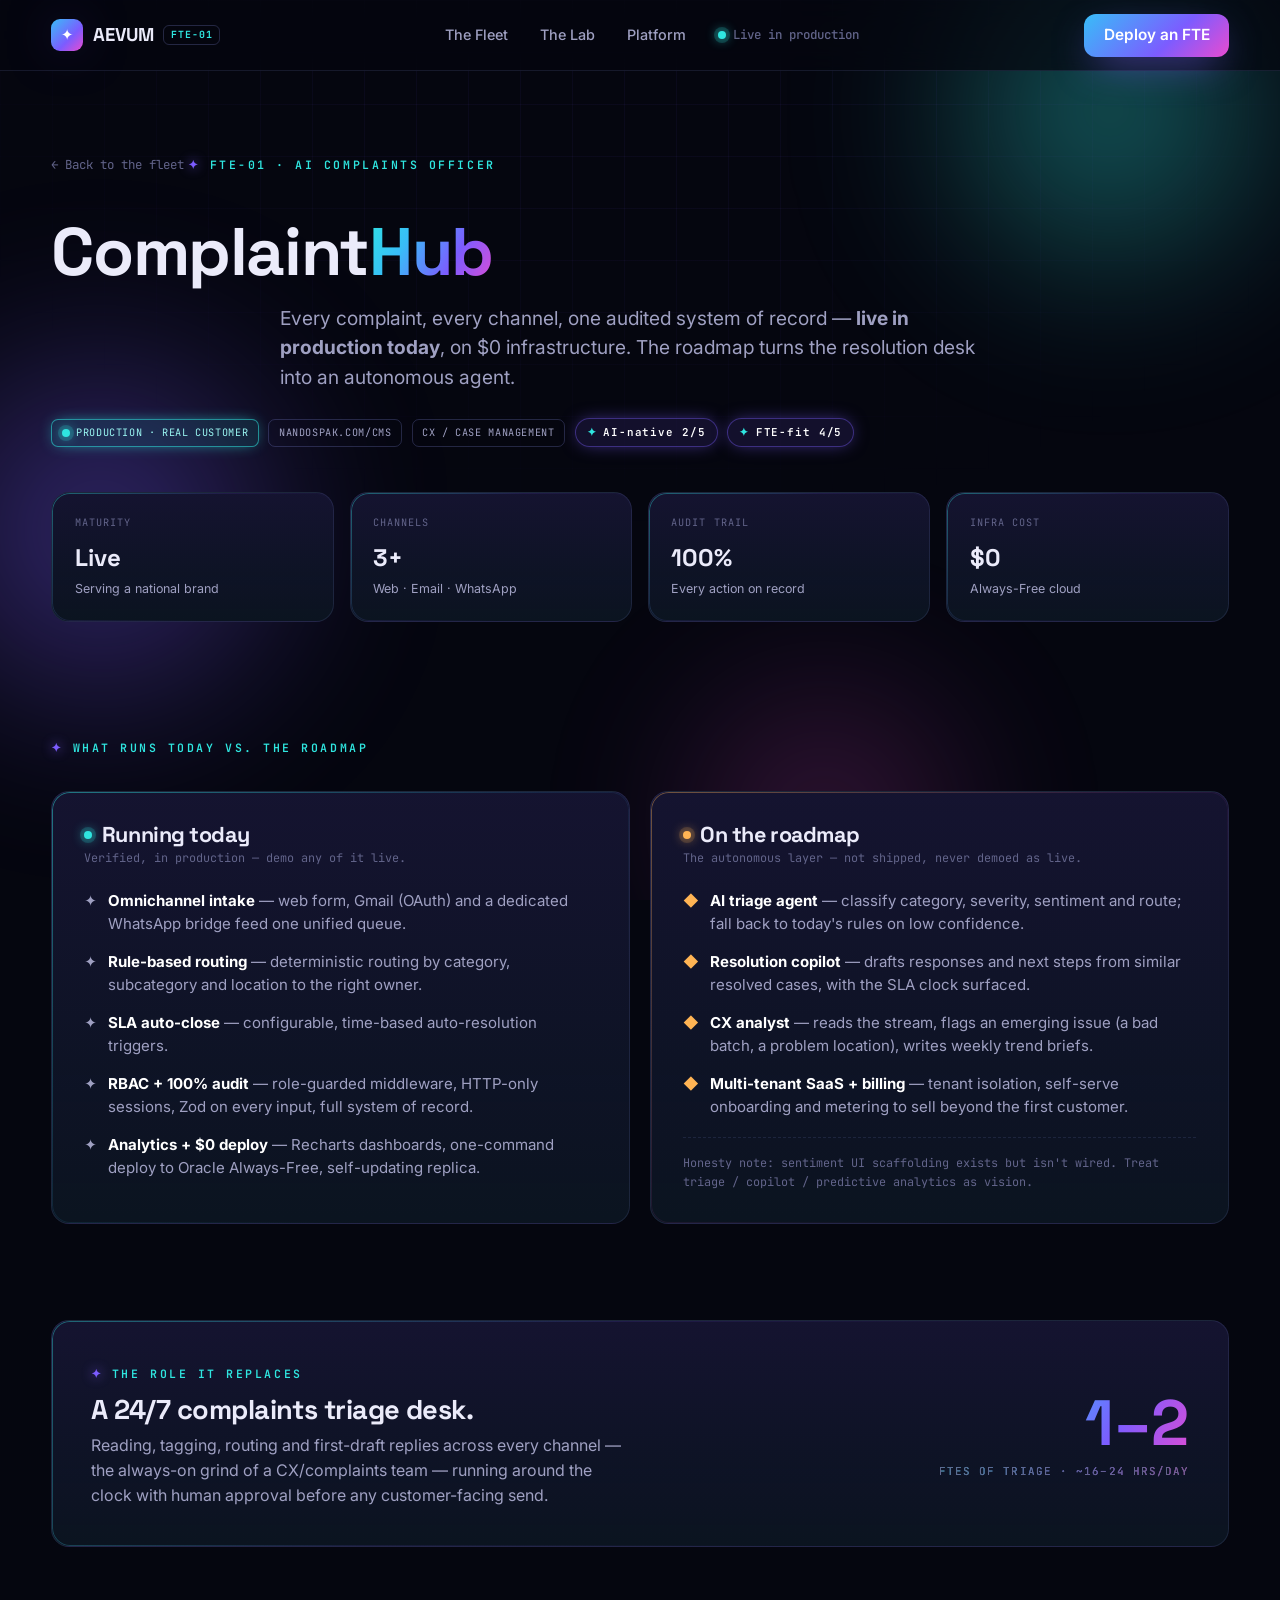
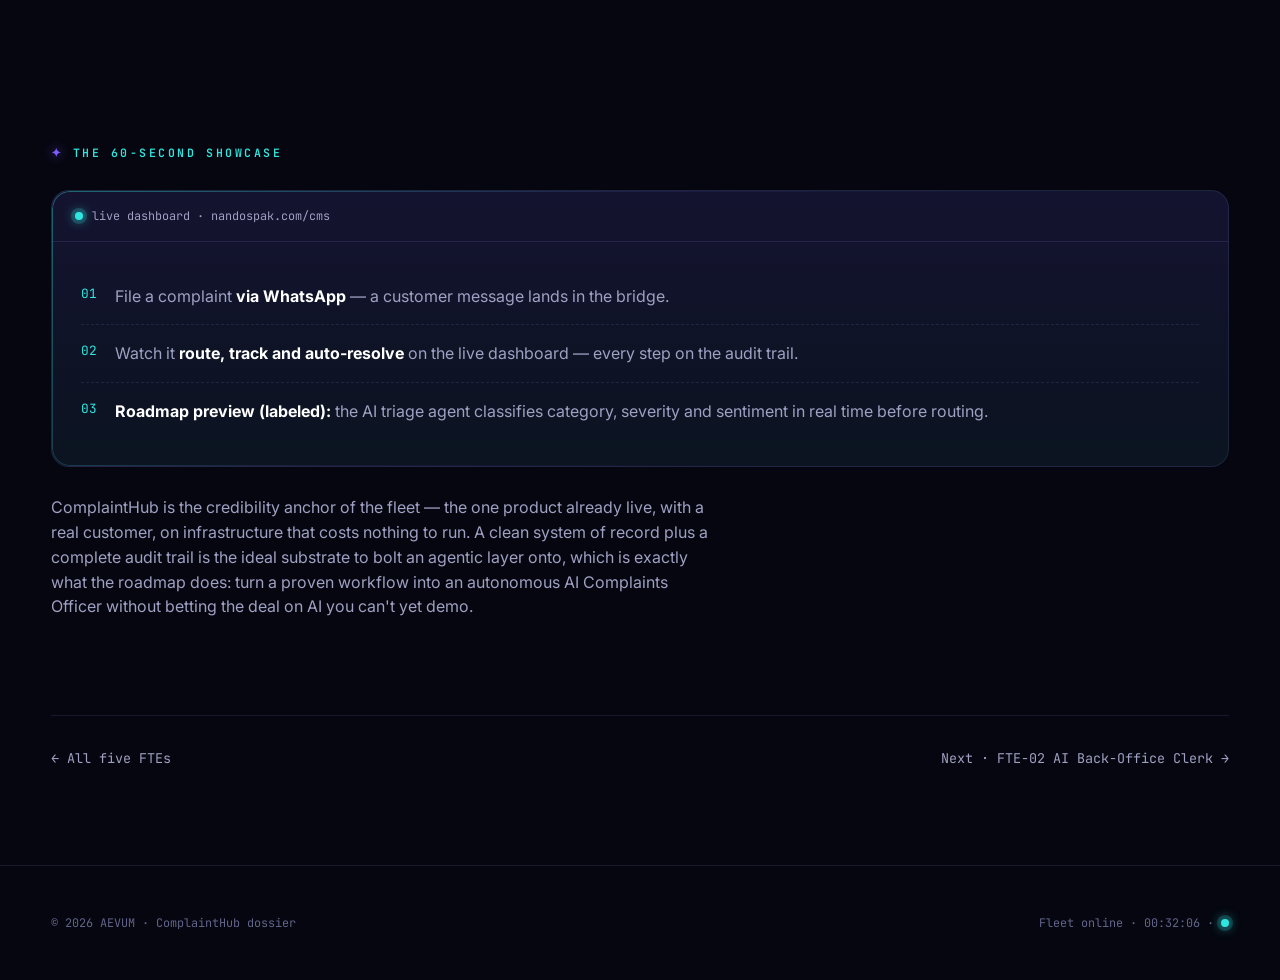
<file: site/products/complainthub.html>
<!DOCTYPE html>
<html lang="en">
<head>
<meta charset="UTF-8" />
<meta name="viewport" content="width=device-width, initial-scale=1.0" />
<title>ComplaintHub · AI Complaints Officer — AEVUM FTE-01</title>
<meta name="description" content="ComplaintHub captures, routes and auto-resolves complaints across web, email and WhatsApp on a 100% audit trail — live in production. The roadmap turns it into an autonomous AI Complaints Officer." />
<link rel="preconnect" href="https://fonts.googleapis.com">
<link rel="preconnect" href="https://fonts.gstatic.com" crossorigin>
<link href="https://fonts.googleapis.com/css2?family=Space+Grotesk:wght@500;600;700&family=Inter:wght@400;500;600;700&family=JetBrains+Mono:wght@400;500;600&display=swap" rel="stylesheet">
<link rel="stylesheet" href="../assets/styles.css" />
<noscript><style>.reveal{opacity:1!important;transform:none!important}</style></noscript>
</head>
<body>
<div class="void-base"></div>
<div class="orbs"><span class="orb c1"></span><span class="orb c2"></span><span class="orb c3"></span></div>
<div class="grid-bg"></div>

<nav>
  <div class="wrap">
    <a class="brand" href="../index.html"><span class="mark">✦</span> AEVUM <span class="ai">FTE-01</span></a>
    <div class="nav-links">
      <a href="../index.html#fleet">The Fleet</a>
      <a href="../lab.html">The Lab</a>
      <a href="../index.html#platform">Platform</a>
      <span class="nav-clock"><span class="dot"></span> Live in production</span>
    </div>
    <div class="nav-cta"><a href="../index.html#final" class="btn btn-primary" style="padding:.6rem 1.2rem">Deploy an FTE</a></div>
    <div class="nav-burger"><span></span><span></span><span></span></div>
  </div>
</nav>

<header class="hero p-hero">
  <div class="wrap">
    <a class="p-back" href="../index.html#fleet">← Back to the fleet</a>
    <span class="eyebrow reveal">FTE-01 · AI Complaints Officer</span>
    <h1 class="reveal">Complaint<span class="ai-grad-text">Hub</span></h1>
    <p class="sub reveal">Every complaint, every channel, one audited system of record — <b>live in production today</b>, on $0 infrastructure. The roadmap turns the resolution desk into an autonomous agent.</p>
    <div class="p-badges reveal">
      <span class="tag tag-prod"><span class="dot"></span> Production · real customer</span>
      <span class="tag">nandospak.com/cms</span>
      <span class="tag">CX / Case management</span>
      <span class="ai-badge">AI-native 2/5</span>
      <span class="ai-badge">FTE-fit 4/5</span>
    </div>
    <div class="spec-grid reveal">
      <div class="spec glass"><div class="k">Maturity</div><div class="v">Live<small>Serving a national brand</small></div></div>
      <div class="spec glass"><div class="k">Channels</div><div class="v">3+<small>Web · Email · WhatsApp</small></div></div>
      <div class="spec glass"><div class="k">Audit trail</div><div class="v">100%<small>Every action on record</small></div></div>
      <div class="spec glass"><div class="k">Infra cost</div><div class="v">$0<small>Always-Free cloud</small></div></div>
    </div>
  </div>
</header>

<section style="padding-top:3rem">
  <div class="wrap">
    <div class="section-head left reveal" style="margin-bottom:2rem">
      <span class="eyebrow">What runs today vs. the roadmap</span>
    </div>
    <div class="cols">
      <div class="card live glass reveal">
        <h3><span class="dot"></span> Running today</h3>
        <div class="csub">Verified, in production — demo any of it live.</div>
        <ul class="feat">
          <li><span class="ck">✦</span><span><b>Omnichannel intake</b> — web form, Gmail (OAuth) and a dedicated WhatsApp bridge feed one unified queue.</span></li>
          <li><span class="ck">✦</span><span><b>Rule-based routing</b> — deterministic routing by category, subcategory and location to the right owner.</span></li>
          <li><span class="ck">✦</span><span><b>SLA auto-close</b> — configurable, time-based auto-resolution triggers.</span></li>
          <li><span class="ck">✦</span><span><b>RBAC + 100% audit</b> — role-guarded middleware, HTTP-only sessions, Zod on every input, full system of record.</span></li>
          <li><span class="ck">✦</span><span><b>Analytics + $0 deploy</b> — Recharts dashboards, one-command deploy to Oracle Always-Free, self-updating replica.</span></li>
        </ul>
      </div>
      <div class="card road glass reveal">
        <h3><span class="dot amber"></span> On the roadmap</h3>
        <div class="csub">The autonomous layer — not shipped, never demoed as live.</div>
        <ul class="feat">
          <li><span class="ck" style="color:var(--amber)">◆</span><span><b>AI triage agent</b> — classify category, severity, sentiment and route; fall back to today's rules on low confidence.</span></li>
          <li><span class="ck" style="color:var(--amber)">◆</span><span><b>Resolution copilot</b> — drafts responses and next steps from similar resolved cases, with the SLA clock surfaced.</span></li>
          <li><span class="ck" style="color:var(--amber)">◆</span><span><b>CX analyst</b> — reads the stream, flags an emerging issue (a bad batch, a problem location), writes weekly trend briefs.</span></li>
          <li><span class="ck" style="color:var(--amber)">◆</span><span><b>Multi-tenant SaaS + billing</b> — tenant isolation, self-serve onboarding and metering to sell beyond the first customer.</span></li>
        </ul>
        <p class="honest-note">Honesty note: sentiment UI scaffolding exists but isn't wired. Treat triage / copilot / predictive analytics as vision.</p>
      </div>
    </div>
  </div>
</section>

<section style="padding-top:0">
  <div class="wrap">
    <div class="replaces glass reveal">
      <div>
        <span class="eyebrow">The role it replaces</span>
        <h3>A 24/7 complaints triage desk.</h3>
        <p>Reading, tagging, routing and first-draft replies across every channel — the always-on grind of a CX/complaints team — running around the clock with human approval before any customer-facing send.</p>
      </div>
      <div class="big ai-grad-text">1–2<small>FTEs of triage · ~16–24 hrs/day</small></div>
    </div>
  </div>
</section>

<section>
  <div class="wrap">
    <div class="section-head left reveal" style="margin-bottom:1.6rem"><span class="eyebrow">The 60-second showcase</span></div>
    <div class="demo-card glass reveal">
      <div class="demo-head"><span class="dot"></span> live dashboard · nandospak.com/cms</div>
      <div class="demo-body">
        <div class="demo-step"><div class="sn">01</div><div class="st">File a complaint <b>via WhatsApp</b> — a customer message lands in the bridge.</div></div>
        <div class="demo-step"><div class="sn">02</div><div class="st">Watch it <b>route, track and auto-resolve</b> on the live dashboard — every step on the audit trail.</div></div>
        <div class="demo-step"><div class="sn">03</div><div class="st"><b>Roadmap preview (labeled):</b> the AI triage agent classifies category, severity and sentiment in real time before routing.</div></div>
      </div>
    </div>
    <div class="prose reveal"><p>ComplaintHub is the credibility anchor of the fleet — the one product already live, with a real customer, on infrastructure that costs nothing to run. A clean system of record plus a complete audit trail is the ideal substrate to bolt an agentic layer onto, which is exactly what the roadmap does: turn a proven workflow into an autonomous AI Complaints Officer without betting the deal on AI you can't yet demo.</p></div>
  </div>
</section>

<section style="padding-top:0">
  <div class="wrap"><div class="pager">
    <a href="../index.html#fleet">← All five FTEs</a>
    <a href="personal-ai-employee.html">Next · FTE-02 AI Back-Office Clerk →</a>
  </div></div>
</section>

<footer>
  <div class="wrap"><div class="foot-bottom" style="border:none;margin:0;padding:0">
    <span>© 2026 AEVUM · ComplaintHub dossier</span>
    <span>Fleet online · <span data-clock>00:00:00</span> · <span class="dot" style="display:inline-block"></span></span>
  </div></div>
</footer>

<script src="../assets/app.js"></script>
</body>
</html>
</file>
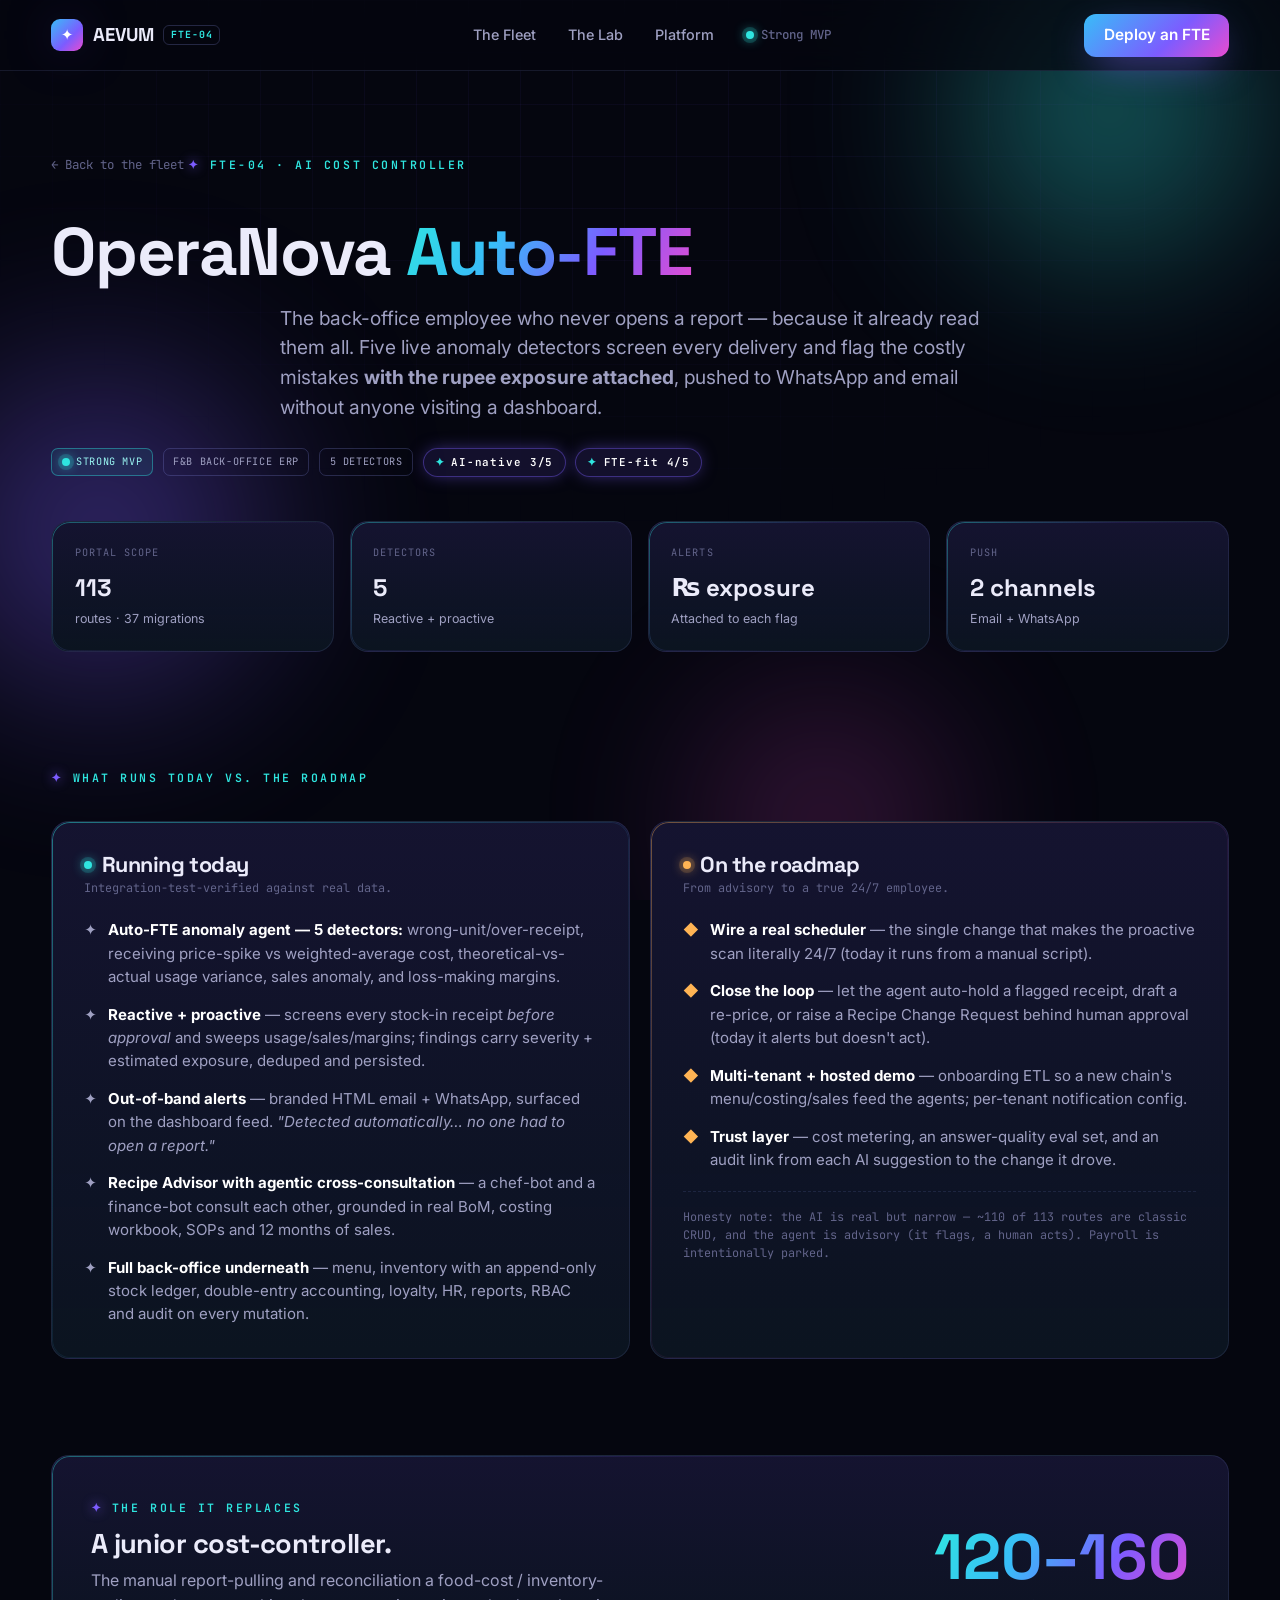
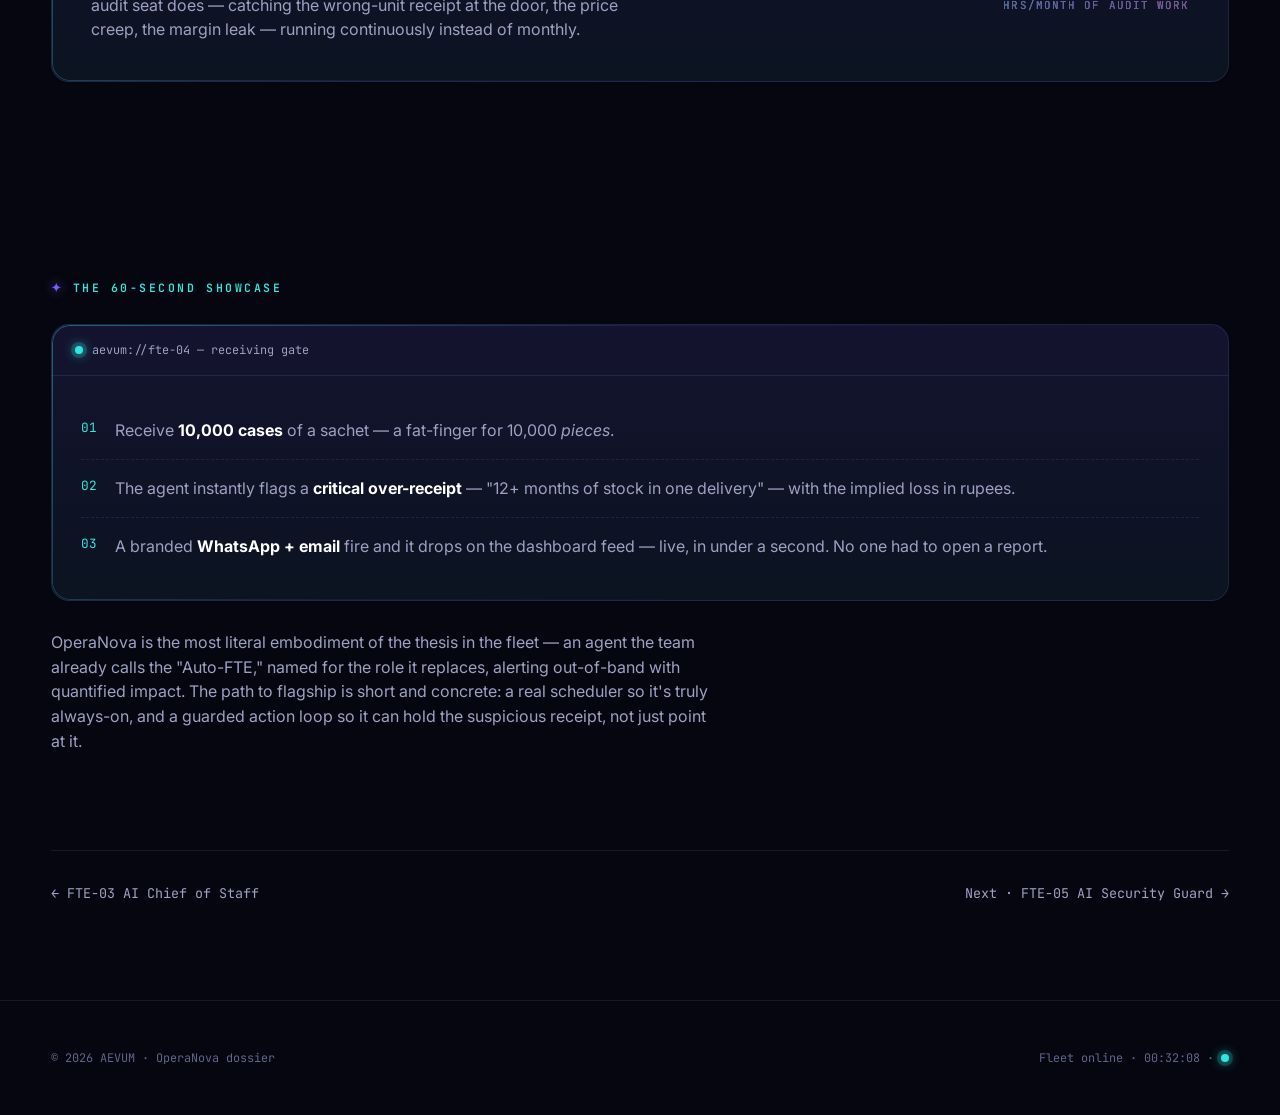
<file: site/products/operanova.html>
<!DOCTYPE html>
<html lang="en">
<head>
<meta charset="UTF-8" />
<meta name="viewport" content="width=device-width, initial-scale=1.0" />
<title>OperaNova Auto-FTE · AI Cost Controller — AEVUM FTE-04</title>
<meta name="description" content="OperaNova's Auto-FTE agent screens every delivery with five live anomaly detectors and flags the costly ones with the rupee exposure attached — pushed to WhatsApp and email automatically." />
<link rel="preconnect" href="https://fonts.googleapis.com">
<link rel="preconnect" href="https://fonts.gstatic.com" crossorigin>
<link href="https://fonts.googleapis.com/css2?family=Space+Grotesk:wght@500;600;700&family=Inter:wght@400;500;600;700&family=JetBrains+Mono:wght@400;500;600&display=swap" rel="stylesheet">
<link rel="stylesheet" href="../assets/styles.css" />
<noscript><style>.reveal{opacity:1!important;transform:none!important}</style></noscript>
</head>
<body>
<div class="void-base"></div>
<div class="orbs"><span class="orb c1"></span><span class="orb c2"></span><span class="orb c3"></span></div>
<div class="grid-bg"></div>

<nav>
  <div class="wrap">
    <a class="brand" href="../index.html"><span class="mark">✦</span> AEVUM <span class="ai">FTE-04</span></a>
    <div class="nav-links">
      <a href="../index.html#fleet">The Fleet</a>
      <a href="../lab.html">The Lab</a>
      <a href="../index.html#platform">Platform</a>
      <span class="nav-clock"><span class="dot"></span> Strong MVP</span>
    </div>
    <div class="nav-cta"><a href="../index.html#final" class="btn btn-primary" style="padding:.6rem 1.2rem">Deploy an FTE</a></div>
    <div class="nav-burger"><span></span><span></span><span></span></div>
  </div>
</nav>

<header class="hero p-hero">
  <div class="wrap">
    <a class="p-back" href="../index.html#fleet">← Back to the fleet</a>
    <span class="eyebrow reveal">FTE-04 · AI Cost Controller</span>
    <h1 class="reveal">OperaNova <span class="ai-grad-text">Auto-FTE</span></h1>
    <p class="sub reveal">The back-office employee who never opens a report — because it already read them all. Five live anomaly detectors screen every delivery and flag the costly mistakes <b>with the rupee exposure attached</b>, pushed to WhatsApp and email without anyone visiting a dashboard.</p>
    <div class="p-badges reveal">
      <span class="tag tag-live"><span class="dot"></span> Strong MVP</span>
      <span class="tag">F&amp;B back-office ERP</span>
      <span class="tag">5 detectors</span>
      <span class="ai-badge">AI-native 3/5</span>
      <span class="ai-badge">FTE-fit 4/5</span>
    </div>
    <div class="spec-grid reveal">
      <div class="spec glass"><div class="k">Portal scope</div><div class="v">113<small>routes · 37 migrations</small></div></div>
      <div class="spec glass"><div class="k">Detectors</div><div class="v">5<small>Reactive + proactive</small></div></div>
      <div class="spec glass"><div class="k">Alerts</div><div class="v">₨ exposure<small>Attached to each flag</small></div></div>
      <div class="spec glass"><div class="k">Push</div><div class="v">2 channels<small>Email + WhatsApp</small></div></div>
    </div>
  </div>
</header>

<section style="padding-top:3rem">
  <div class="wrap">
    <div class="section-head left reveal" style="margin-bottom:2rem"><span class="eyebrow">What runs today vs. the roadmap</span></div>
    <div class="cols">
      <div class="card live glass reveal">
        <h3><span class="dot"></span> Running today</h3>
        <div class="csub">Integration-test-verified against real data.</div>
        <ul class="feat">
          <li><span class="ck">✦</span><span><b>Auto-FTE anomaly agent — 5 detectors:</b> wrong-unit/over-receipt, receiving price-spike vs weighted-average cost, theoretical-vs-actual usage variance, sales anomaly, and loss-making margins.</span></li>
          <li><span class="ck">✦</span><span><b>Reactive + proactive</b> — screens every stock-in receipt <em>before approval</em> and sweeps usage/sales/margins; findings carry severity + estimated exposure, deduped and persisted.</span></li>
          <li><span class="ck">✦</span><span><b>Out-of-band alerts</b> — branded HTML email + WhatsApp, surfaced on the dashboard feed. <em>"Detected automatically… no one had to open a report."</em></span></li>
          <li><span class="ck">✦</span><span><b>Recipe Advisor with agentic cross-consultation</b> — a chef-bot and a finance-bot consult each other, grounded in real BoM, costing workbook, SOPs and 12 months of sales.</span></li>
          <li><span class="ck">✦</span><span><b>Full back-office underneath</b> — menu, inventory with an append-only stock ledger, double-entry accounting, loyalty, HR, reports, RBAC and audit on every mutation.</span></li>
        </ul>
      </div>
      <div class="card road glass reveal">
        <h3><span class="dot amber"></span> On the roadmap</h3>
        <div class="csub">From advisory to a true 24/7 employee.</div>
        <ul class="feat">
          <li><span class="ck" style="color:var(--amber)">◆</span><span><b>Wire a real scheduler</b> — the single change that makes the proactive scan literally 24/7 (today it runs from a manual script).</span></li>
          <li><span class="ck" style="color:var(--amber)">◆</span><span><b>Close the loop</b> — let the agent auto-hold a flagged receipt, draft a re-price, or raise a Recipe Change Request behind human approval (today it alerts but doesn't act).</span></li>
          <li><span class="ck" style="color:var(--amber)">◆</span><span><b>Multi-tenant + hosted demo</b> — onboarding ETL so a new chain's menu/costing/sales feed the agents; per-tenant notification config.</span></li>
          <li><span class="ck" style="color:var(--amber)">◆</span><span><b>Trust layer</b> — cost metering, an answer-quality eval set, and an audit link from each AI suggestion to the change it drove.</span></li>
        </ul>
        <p class="honest-note">Honesty note: the AI is real but narrow — ~110 of 113 routes are classic CRUD, and the agent is advisory (it flags, a human acts). Payroll is intentionally parked.</p>
      </div>
    </div>
  </div>
</section>

<section style="padding-top:0">
  <div class="wrap">
    <div class="replaces glass reveal">
      <div>
        <span class="eyebrow">The role it replaces</span>
        <h3>A junior cost-controller.</h3>
        <p>The manual report-pulling and reconciliation a food-cost / inventory-audit seat does — catching the wrong-unit receipt at the door, the price creep, the margin leak — running continuously instead of monthly.</p>
      </div>
      <div class="big ai-grad-text">120–160<small>hrs/month of audit work</small></div>
    </div>
  </div>
</section>

<section>
  <div class="wrap">
    <div class="section-head left reveal" style="margin-bottom:1.6rem"><span class="eyebrow">The 60-second showcase</span></div>
    <div class="demo-card glass reveal">
      <div class="demo-head"><span class="dot"></span> aevum://fte-04 — receiving gate</div>
      <div class="demo-body">
        <div class="demo-step"><div class="sn">01</div><div class="st">Receive <b>10,000 cases</b> of a sachet — a fat-finger for 10,000 <em>pieces</em>.</div></div>
        <div class="demo-step"><div class="sn">02</div><div class="st">The agent instantly flags a <b>critical over-receipt</b> — "12+ months of stock in one delivery" — with the implied loss in rupees.</div></div>
        <div class="demo-step"><div class="sn">03</div><div class="st">A branded <b>WhatsApp + email</b> fire and it drops on the dashboard feed — live, in under a second. No one had to open a report.</div></div>
      </div>
    </div>
    <div class="prose reveal"><p>OperaNova is the most literal embodiment of the thesis in the fleet — an agent the team already calls the "Auto-FTE," named for the role it replaces, alerting out-of-band with quantified impact. The path to flagship is short and concrete: a real scheduler so it's truly always-on, and a guarded action loop so it can hold the suspicious receipt, not just point at it.</p></div>
  </div>
</section>

<section style="padding-top:0">
  <div class="wrap"><div class="pager">
    <a href="aria-assistant.html">← FTE-03 AI Chief of Staff</a>
    <a href="vision-alert.html">Next · FTE-05 AI Security Guard →</a>
  </div></div>
</section>

<footer>
  <div class="wrap"><div class="foot-bottom" style="border:none;margin:0;padding:0">
    <span>© 2026 AEVUM · OperaNova dossier</span>
    <span>Fleet online · <span data-clock>00:00:00</span> · <span class="dot" style="display:inline-block"></span></span>
  </div></div>
</footer>

<script src="../assets/app.js"></script>
</body>
</html>
</file>
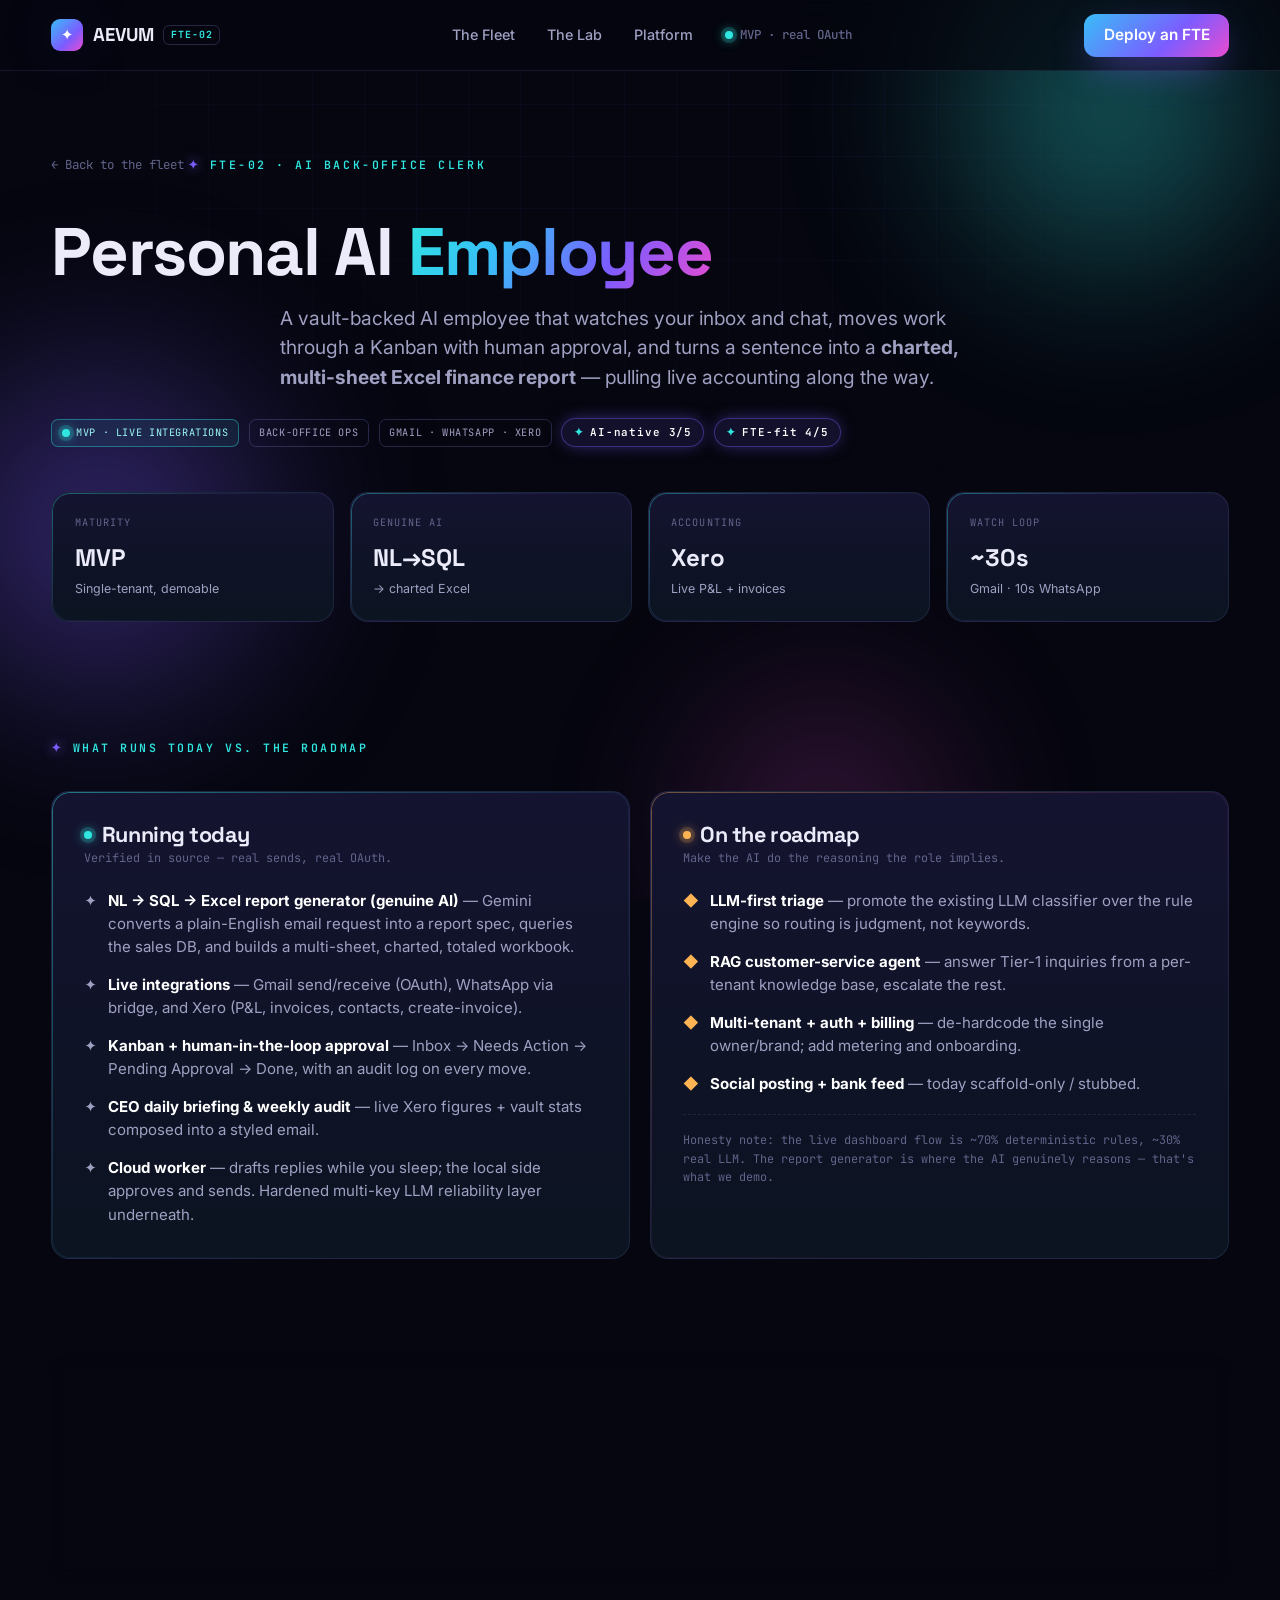
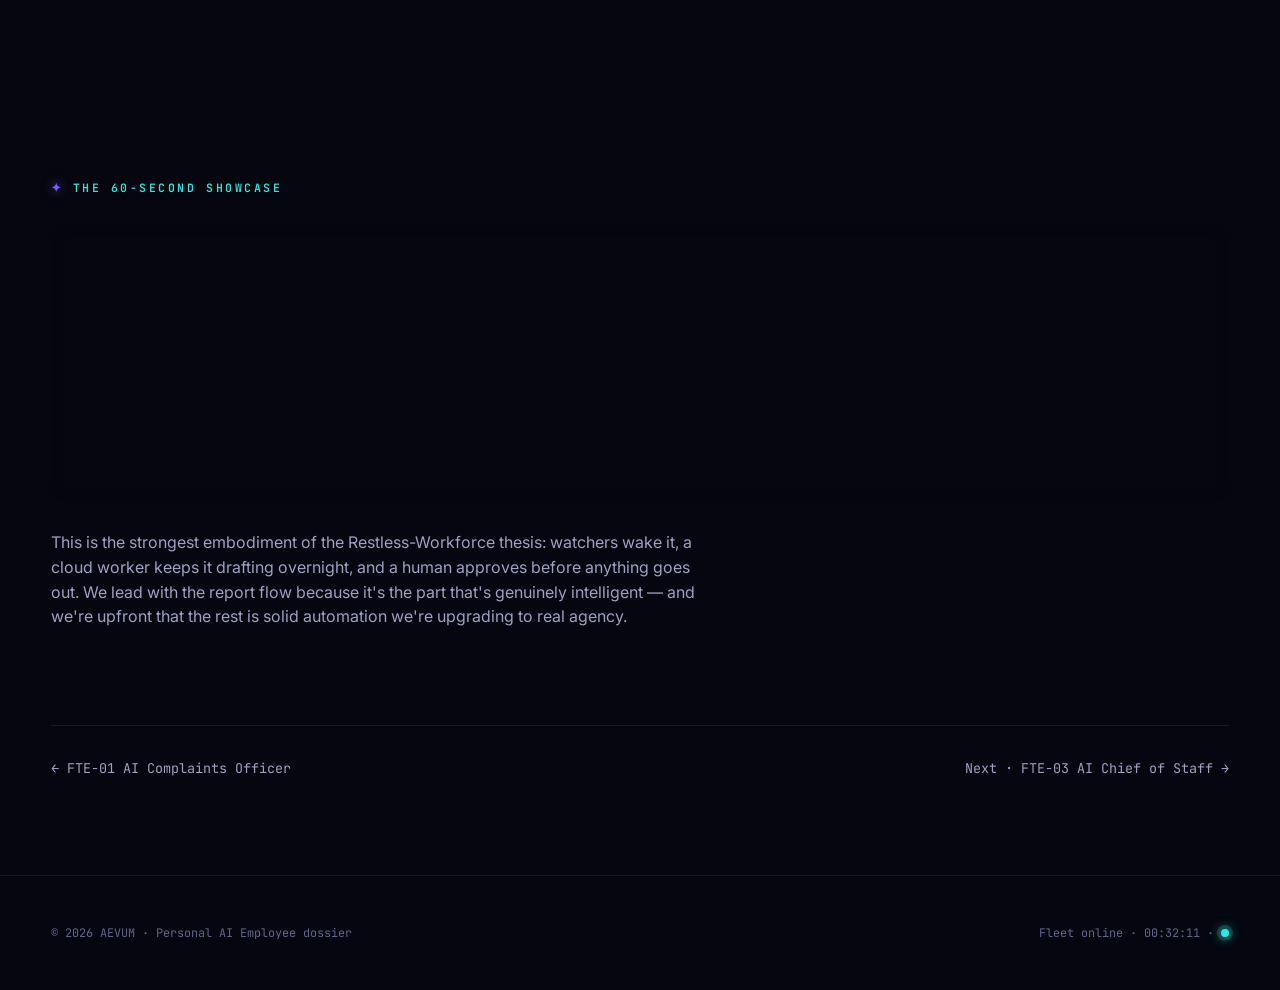
<file: site/products/personal-ai-employee.html>
<!DOCTYPE html>
<html lang="en">
<head>
<meta charset="UTF-8" />
<meta name="viewport" content="width=device-width, initial-scale=1.0" />
<title>Personal AI Employee · AI Back-Office Clerk — AEVUM FTE-02</title>
<meta name="description" content="A 24/7 AI back-office clerk that watches Gmail, WhatsApp and Xero, triages work, and turns a plain-English request into a charted Excel finance report." />
<link rel="preconnect" href="https://fonts.googleapis.com">
<link rel="preconnect" href="https://fonts.gstatic.com" crossorigin>
<link href="https://fonts.googleapis.com/css2?family=Space+Grotesk:wght@500;600;700&family=Inter:wght@400;500;600;700&family=JetBrains+Mono:wght@400;500;600&display=swap" rel="stylesheet">
<link rel="stylesheet" href="../assets/styles.css" />
<noscript><style>.reveal{opacity:1!important;transform:none!important}</style></noscript>
</head>
<body>
<div class="void-base"></div>
<div class="orbs"><span class="orb c1"></span><span class="orb c2"></span><span class="orb c3"></span></div>
<div class="grid-bg"></div>

<nav>
  <div class="wrap">
    <a class="brand" href="../index.html"><span class="mark">✦</span> AEVUM <span class="ai">FTE-02</span></a>
    <div class="nav-links">
      <a href="../index.html#fleet">The Fleet</a>
      <a href="../lab.html">The Lab</a>
      <a href="../index.html#platform">Platform</a>
      <span class="nav-clock"><span class="dot"></span> MVP · real OAuth</span>
    </div>
    <div class="nav-cta"><a href="../index.html#final" class="btn btn-primary" style="padding:.6rem 1.2rem">Deploy an FTE</a></div>
    <div class="nav-burger"><span></span><span></span><span></span></div>
  </div>
</nav>

<header class="hero p-hero">
  <div class="wrap">
    <a class="p-back" href="../index.html#fleet">← Back to the fleet</a>
    <span class="eyebrow reveal">FTE-02 · AI Back-Office Clerk</span>
    <h1 class="reveal">Personal AI <span class="ai-grad-text">Employee</span></h1>
    <p class="sub reveal">A vault-backed AI employee that watches your inbox and chat, moves work through a Kanban with human approval, and turns a sentence into a <b>charted, multi-sheet Excel finance report</b> — pulling live accounting along the way.</p>
    <div class="p-badges reveal">
      <span class="tag tag-live"><span class="dot"></span> MVP · live integrations</span>
      <span class="tag">Back-office ops</span>
      <span class="tag">Gmail · WhatsApp · Xero</span>
      <span class="ai-badge">AI-native 3/5</span>
      <span class="ai-badge">FTE-fit 4/5</span>
    </div>
    <div class="spec-grid reveal">
      <div class="spec glass"><div class="k">Maturity</div><div class="v">MVP<small>Single-tenant, demoable</small></div></div>
      <div class="spec glass"><div class="k">Genuine AI</div><div class="v">NL→SQL<small>→ charted Excel</small></div></div>
      <div class="spec glass"><div class="k">Accounting</div><div class="v">Xero<small>Live P&amp;L + invoices</small></div></div>
      <div class="spec glass"><div class="k">Watch loop</div><div class="v">~30s<small>Gmail · 10s WhatsApp</small></div></div>
    </div>
  </div>
</header>

<section style="padding-top:3rem">
  <div class="wrap">
    <div class="section-head left reveal" style="margin-bottom:2rem"><span class="eyebrow">What runs today vs. the roadmap</span></div>
    <div class="cols">
      <div class="card live glass reveal">
        <h3><span class="dot"></span> Running today</h3>
        <div class="csub">Verified in source — real sends, real OAuth.</div>
        <ul class="feat">
          <li><span class="ck">✦</span><span><b>NL → SQL → Excel report generator (genuine AI)</b> — Gemini converts a plain-English email request into a report spec, queries the sales DB, and builds a multi-sheet, charted, totaled workbook.</span></li>
          <li><span class="ck">✦</span><span><b>Live integrations</b> — Gmail send/receive (OAuth), WhatsApp via bridge, and Xero (P&amp;L, invoices, contacts, create-invoice).</span></li>
          <li><span class="ck">✦</span><span><b>Kanban + human-in-the-loop approval</b> — Inbox → Needs Action → Pending Approval → Done, with an audit log on every move.</span></li>
          <li><span class="ck">✦</span><span><b>CEO daily briefing &amp; weekly audit</b> — live Xero figures + vault stats composed into a styled email.</span></li>
          <li><span class="ck">✦</span><span><b>Cloud worker</b> — drafts replies while you sleep; the local side approves and sends. Hardened multi-key LLM reliability layer underneath.</span></li>
        </ul>
      </div>
      <div class="card road glass reveal">
        <h3><span class="dot amber"></span> On the roadmap</h3>
        <div class="csub">Make the AI do the reasoning the role implies.</div>
        <ul class="feat">
          <li><span class="ck" style="color:var(--amber)">◆</span><span><b>LLM-first triage</b> — promote the existing LLM classifier over the rule engine so routing is judgment, not keywords.</span></li>
          <li><span class="ck" style="color:var(--amber)">◆</span><span><b>RAG customer-service agent</b> — answer Tier-1 inquiries from a per-tenant knowledge base, escalate the rest.</span></li>
          <li><span class="ck" style="color:var(--amber)">◆</span><span><b>Multi-tenant + auth + billing</b> — de-hardcode the single owner/brand; add metering and onboarding.</span></li>
          <li><span class="ck" style="color:var(--amber)">◆</span><span><b>Social posting + bank feed</b> — today scaffold-only / stubbed.</span></li>
        </ul>
        <p class="honest-note">Honesty note: the live dashboard flow is ~70% deterministic rules, ~30% real LLM. The report generator is where the AI genuinely reasons — that's what we demo.</p>
      </div>
    </div>
  </div>
</section>

<section style="padding-top:0">
  <div class="wrap">
    <div class="replaces glass reveal">
      <div>
        <span class="eyebrow">The role it replaces</span>
        <h3>The always-on back office.</h3>
        <p>Inbox triage, routine customer replies, and the analyst grind of pulling sales and finance reports — handled overnight, queued for one-tap approval. Works the full week, not forty hours.</p>
      </div>
      <div class="big ai-grad-text">168<small>hrs/week vs ~40 · target</small></div>
    </div>
  </div>
</section>

<section>
  <div class="wrap">
    <div class="section-head left reveal" style="margin-bottom:1.6rem"><span class="eyebrow">The 60-second showcase</span></div>
    <div class="demo-card glass reveal">
      <div class="demo-head"><span class="dot"></span> aevum://fte-02 — report pipeline</div>
      <div class="demo-body">
        <div class="demo-step"><div class="sn">01</div><div class="st">Email the agent: <b>"send me the Boat Basin sales report, item-wise and channel-wise, with charts."</b></div></div>
        <div class="demo-step"><div class="sn">02</div><div class="st">Gemini turns that sentence into <b>SQL + a chart spec</b>, runs it against the live sales database.</div></div>
        <div class="demo-step"><div class="sn">03</div><div class="st">A <b>multi-sheet, charted, totaled Excel workbook</b> lands back in the inbox — in seconds. This is the flow where the AI genuinely reasons.</div></div>
      </div>
    </div>
    <div class="prose reveal"><p>This is the strongest embodiment of the Restless-Workforce thesis: watchers wake it, a cloud worker keeps it drafting overnight, and a human approves before anything goes out. We lead with the report flow because it's the part that's genuinely intelligent — and we're upfront that the rest is solid automation we're upgrading to real agency.</p></div>
  </div>
</section>

<section style="padding-top:0">
  <div class="wrap"><div class="pager">
    <a href="complainthub.html">← FTE-01 AI Complaints Officer</a>
    <a href="aria-assistant.html">Next · FTE-03 AI Chief of Staff →</a>
  </div></div>
</section>

<footer>
  <div class="wrap"><div class="foot-bottom" style="border:none;margin:0;padding:0">
    <span>© 2026 AEVUM · Personal AI Employee dossier</span>
    <span>Fleet online · <span data-clock>00:00:00</span> · <span class="dot" style="display:inline-block"></span></span>
  </div></div>
</footer>

<script src="../assets/app.js"></script>
</body>
</html>
</file>
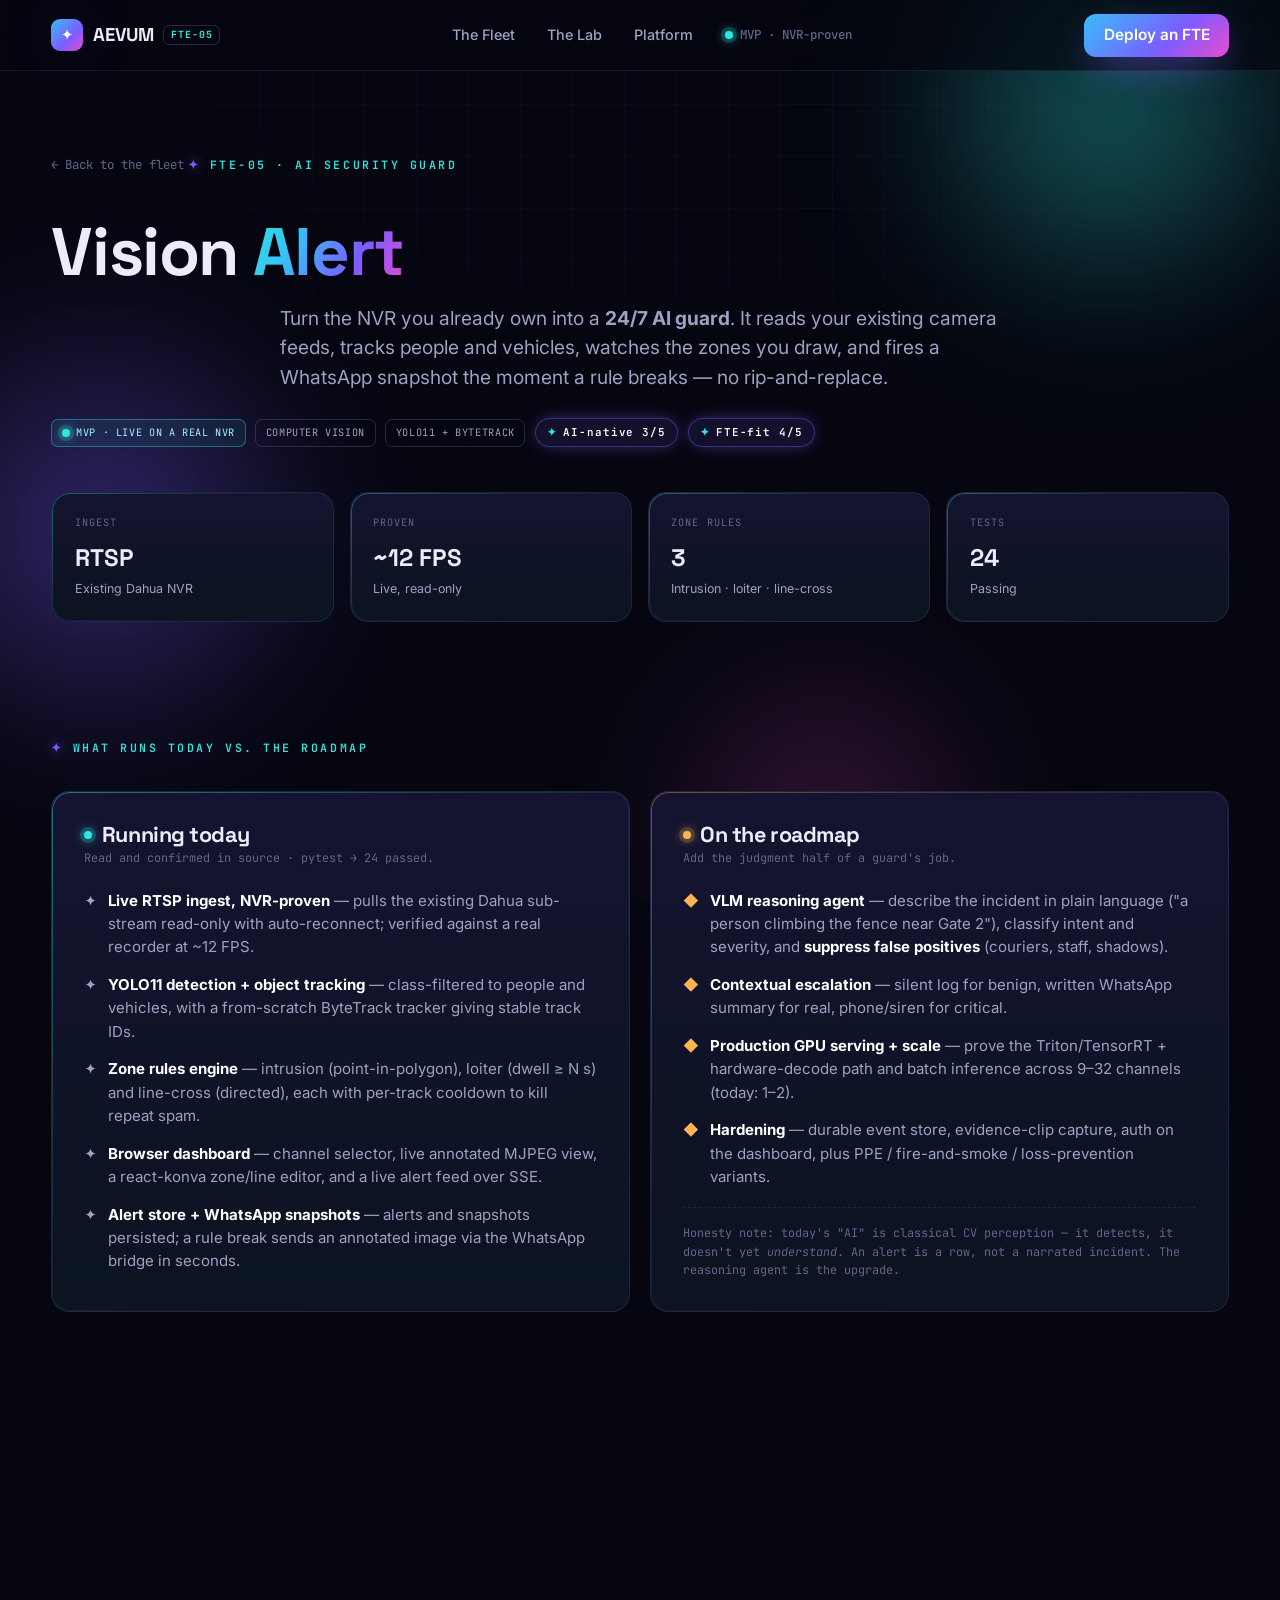
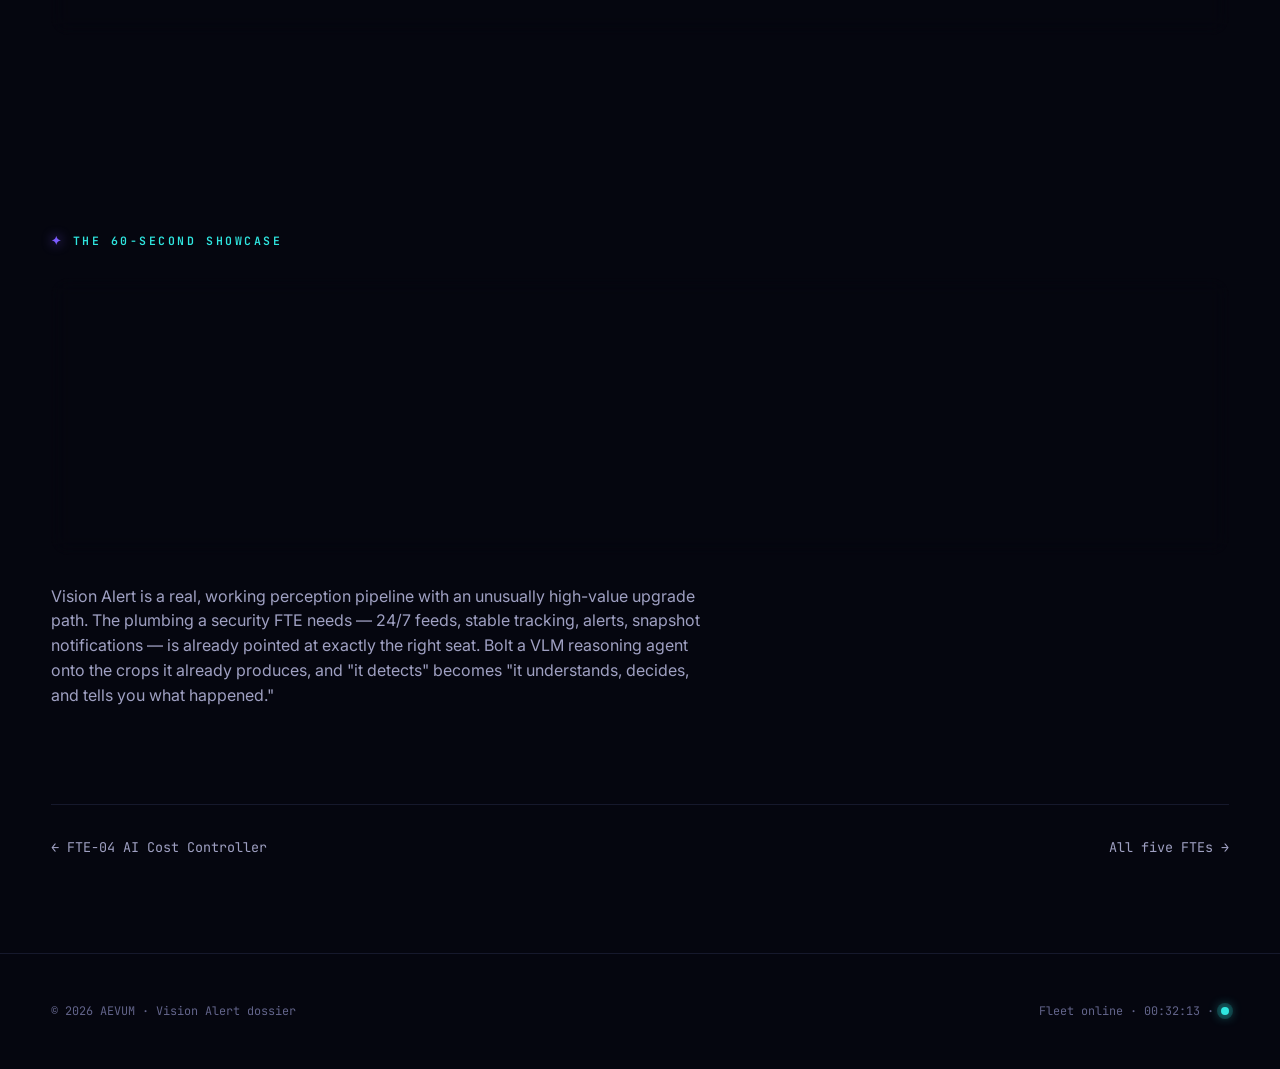
<file: site/products/vision-alert.html>
<!DOCTYPE html>
<html lang="en">
<head>
<meta charset="UTF-8" />
<meta name="viewport" content="width=device-width, initial-scale=1.0" />
<title>Vision Alert · AI Security Guard — AEVUM FTE-05</title>
<meta name="description" content="Vision Alert turns the Dahua NVR you already own into a 24/7 AI guard — YOLO11 detection, object tracking and zone rules that fire a WhatsApp snapshot in seconds. The roadmap adds VLM judgment." />
<link rel="preconnect" href="https://fonts.googleapis.com">
<link rel="preconnect" href="https://fonts.gstatic.com" crossorigin>
<link href="https://fonts.googleapis.com/css2?family=Space+Grotesk:wght@500;600;700&family=Inter:wght@400;500;600;700&family=JetBrains+Mono:wght@400;500;600&display=swap" rel="stylesheet">
<link rel="stylesheet" href="../assets/styles.css" />
<noscript><style>.reveal{opacity:1!important;transform:none!important}</style></noscript>
</head>
<body>
<div class="void-base"></div>
<div class="orbs"><span class="orb c1"></span><span class="orb c2"></span><span class="orb c3"></span></div>
<div class="grid-bg"></div>

<nav>
  <div class="wrap">
    <a class="brand" href="../index.html"><span class="mark">✦</span> AEVUM <span class="ai">FTE-05</span></a>
    <div class="nav-links">
      <a href="../index.html#fleet">The Fleet</a>
      <a href="../lab.html">The Lab</a>
      <a href="../index.html#platform">Platform</a>
      <span class="nav-clock"><span class="dot"></span> MVP · NVR-proven</span>
    </div>
    <div class="nav-cta"><a href="../index.html#final" class="btn btn-primary" style="padding:.6rem 1.2rem">Deploy an FTE</a></div>
    <div class="nav-burger"><span></span><span></span><span></span></div>
  </div>
</nav>

<header class="hero p-hero">
  <div class="wrap">
    <a class="p-back" href="../index.html#fleet">← Back to the fleet</a>
    <span class="eyebrow reveal">FTE-05 · AI Security Guard</span>
    <h1 class="reveal">Vision <span class="ai-grad-text">Alert</span></h1>
    <p class="sub reveal">Turn the NVR you already own into a <b>24/7 AI guard</b>. It reads your existing camera feeds, tracks people and vehicles, watches the zones you draw, and fires a WhatsApp snapshot the moment a rule breaks — no rip-and-replace.</p>
    <div class="p-badges reveal">
      <span class="tag tag-live"><span class="dot"></span> MVP · live on a real NVR</span>
      <span class="tag">Computer vision</span>
      <span class="tag">YOLO11 + ByteTrack</span>
      <span class="ai-badge">AI-native 3/5</span>
      <span class="ai-badge">FTE-fit 4/5</span>
    </div>
    <div class="spec-grid reveal">
      <div class="spec glass"><div class="k">Ingest</div><div class="v">RTSP<small>Existing Dahua NVR</small></div></div>
      <div class="spec glass"><div class="k">Proven</div><div class="v">~12 FPS<small>Live, read-only</small></div></div>
      <div class="spec glass"><div class="k">Zone rules</div><div class="v">3<small>Intrusion · loiter · line-cross</small></div></div>
      <div class="spec glass"><div class="k">Tests</div><div class="v">24<small>Passing</small></div></div>
    </div>
  </div>
</header>

<section style="padding-top:3rem">
  <div class="wrap">
    <div class="section-head left reveal" style="margin-bottom:2rem"><span class="eyebrow">What runs today vs. the roadmap</span></div>
    <div class="cols">
      <div class="card live glass reveal">
        <h3><span class="dot"></span> Running today</h3>
        <div class="csub">Read and confirmed in source · pytest → 24 passed.</div>
        <ul class="feat">
          <li><span class="ck">✦</span><span><b>Live RTSP ingest, NVR-proven</b> — pulls the existing Dahua sub-stream read-only with auto-reconnect; verified against a real recorder at ~12 FPS.</span></li>
          <li><span class="ck">✦</span><span><b>YOLO11 detection + object tracking</b> — class-filtered to people and vehicles, with a from-scratch ByteTrack tracker giving stable track IDs.</span></li>
          <li><span class="ck">✦</span><span><b>Zone rules engine</b> — intrusion (point-in-polygon), loiter (dwell ≥ N s) and line-cross (directed), each with per-track cooldown to kill repeat spam.</span></li>
          <li><span class="ck">✦</span><span><b>Browser dashboard</b> — channel selector, live annotated MJPEG view, a react-konva zone/line editor, and a live alert feed over SSE.</span></li>
          <li><span class="ck">✦</span><span><b>Alert store + WhatsApp snapshots</b> — alerts and snapshots persisted; a rule break sends an annotated image via the WhatsApp bridge in seconds.</span></li>
        </ul>
      </div>
      <div class="card road glass reveal">
        <h3><span class="dot amber"></span> On the roadmap</h3>
        <div class="csub">Add the judgment half of a guard's job.</div>
        <ul class="feat">
          <li><span class="ck" style="color:var(--amber)">◆</span><span><b>VLM reasoning agent</b> — describe the incident in plain language ("a person climbing the fence near Gate 2"), classify intent and severity, and <b>suppress false positives</b> (couriers, staff, shadows).</span></li>
          <li><span class="ck" style="color:var(--amber)">◆</span><span><b>Contextual escalation</b> — silent log for benign, written WhatsApp summary for real, phone/siren for critical.</span></li>
          <li><span class="ck" style="color:var(--amber)">◆</span><span><b>Production GPU serving + scale</b> — prove the Triton/TensorRT + hardware-decode path and batch inference across 9–32 channels (today: 1–2).</span></li>
          <li><span class="ck" style="color:var(--amber)">◆</span><span><b>Hardening</b> — durable event store, evidence-clip capture, auth on the dashboard, plus PPE / fire-and-smoke / loss-prevention variants.</span></li>
        </ul>
        <p class="honest-note">Honesty note: today's "AI" is classical CV perception — it detects, it doesn't yet <em>understand</em>. An alert is a row, not a narrated incident. The reasoning agent is the upgrade.</p>
      </div>
    </div>
  </div>
</section>

<section style="padding-top:0">
  <div class="wrap">
    <div class="replaces glass reveal">
      <div>
        <span class="eyebrow">The role it replaces</span>
        <h3>A monitoring-room seat.</h3>
        <p>The guard watching a wall of feeds for the one moment that matters — replaced by an agent that never blinks, never gets bored, and runs on a single GPU next to the recorder you already bought.</p>
      </div>
      <div class="big ai-grad-text">~1<small>guard seat / site · 8–24 hrs/day</small></div>
    </div>
  </div>
</section>

<section>
  <div class="wrap">
    <div class="section-head left reveal" style="margin-bottom:1.6rem"><span class="eyebrow">The 60-second showcase</span></div>
    <div class="demo-card glass reveal">
      <div class="demo-head"><span class="dot"></span> aevum://fte-05 — live stairwell feed</div>
      <div class="demo-body">
        <div class="demo-step"><div class="sn">01</div><div class="st">On the real NVR feed, <b>drag a polygon across a doorway</b> in the browser zone editor.</div></div>
        <div class="demo-step"><div class="sn">02</div><div class="st"><b>Walk through it.</b> A green track box follows you and the intrusion rule fires.</div></div>
        <div class="demo-step"><div class="sn">03</div><div class="st">An <b>annotated snapshot lands on WhatsApp</b> in seconds — and on the live alert feed.</div></div>
      </div>
    </div>
    <div class="prose reveal"><p>Vision Alert is a real, working perception pipeline with an unusually high-value upgrade path. The plumbing a security FTE needs — 24/7 feeds, stable tracking, alerts, snapshot notifications — is already pointed at exactly the right seat. Bolt a VLM reasoning agent onto the crops it already produces, and "it detects" becomes "it understands, decides, and tells you what happened."</p></div>
  </div>
</section>

<section style="padding-top:0">
  <div class="wrap"><div class="pager">
    <a href="operanova.html">← FTE-04 AI Cost Controller</a>
    <a href="../index.html#fleet">All five FTEs →</a>
  </div></div>
</section>

<footer>
  <div class="wrap"><div class="foot-bottom" style="border:none;margin:0;padding:0">
    <span>© 2026 AEVUM · Vision Alert dossier</span>
    <span>Fleet online · <span data-clock>00:00:00</span> · <span class="dot" style="display:inline-block"></span></span>
  </div></div>
</footer>

<script src="../assets/app.js"></script>
</body>
</html>
</file>
<file: site/assets/styles.css>
/* ============================================================
   AEVUM — The Restless Workforce · AI-native design system
   Adapted from the ComplaintHub enterprise "AI spectrum" kit.
   Shared by index.html, products/*.html and lab.html
   ============================================================ */

:root{
  /* AI spectrum */
  --cyan:#2FE6E0; --azure:#38BDF8; --violet:#7C5CFF; --magenta:#E94BD0;
  --amber:#FFB454;
  --ai-grad:linear-gradient(120deg,#2FE6E0 0%,#38BDF8 32%,#7C5CFF 66%,#E94BD0 100%);
  --ai-grad-2:linear-gradient(135deg,#38BDF8,#7C5CFF 60%,#E94BD0);
  --glass-grad:linear-gradient(180deg,rgba(124,92,255,.10),rgba(47,230,224,.04));

  /* Void surfaces */
  --void:#05060F; --void-2:#090B18; --void-3:#0E1124;
  --panel:rgba(255,255,255,.025); --panel-2:rgba(255,255,255,.045);

  --line:rgba(150,160,255,.12); --line-2:rgba(150,160,255,.22); --line-glow:rgba(56,189,248,.35);

  /* Text */
  --text:#EBEBFA; --fog:#9FA0C2; --muted:#62648A;

  --glow-c:0 0 50px -8px rgba(47,230,224,.45);
  --glow-v:0 0 50px -8px rgba(124,92,255,.5);
  --shadow:0 40px 120px -40px rgba(0,0,0,.8);

  --radius:18px; --radius-lg:24px;

  --font-display:'Space Grotesk',system-ui,sans-serif;
  --font-body:'Inter',system-ui,sans-serif;
  --font-mono:'JetBrains Mono',ui-monospace,monospace;
}

*{ margin:0; padding:0; box-sizing:border-box; }
html{ scroll-behavior:smooth; }
body{ font-family:var(--font-body); background:var(--void); color:var(--text); line-height:1.55; -webkit-font-smoothing:antialiased; overflow-x:hidden; }
h1,h2,h3,.display{ font-family:var(--font-display); letter-spacing:-.02em; line-height:1.04; }
a{ color:inherit; text-decoration:none; }
.wrap{ width:min(1200px,92vw); margin-inline:auto; }
::selection{ background:rgba(124,92,255,.35); color:#fff; }

/* ---------- AI atoms ---------- */
.ai-grad-text{ background:var(--ai-grad); -webkit-background-clip:text; background-clip:text; color:transparent; }
.eyebrow{ display:inline-flex; align-items:center; gap:.55rem; font-family:var(--font-mono); font-size:.72rem; font-weight:600; letter-spacing:.22em; text-transform:uppercase; color:var(--cyan); }
.eyebrow::before{ content:"✦"; color:var(--violet); filter:drop-shadow(0 0 6px var(--violet)); }

.ai-badge{ display:inline-flex; align-items:center; gap:.4rem; padding:.3rem .7rem; border-radius:999px; font-family:var(--font-mono); font-size:.68rem; font-weight:600; letter-spacing:.08em; color:#fff; background:rgba(124,92,255,.12); border:1px solid rgba(124,92,255,.4); box-shadow:0 0 18px -4px rgba(124,92,255,.6); }
.ai-badge::before{ content:"✦"; color:var(--cyan); }

.pill{ display:inline-flex; align-items:center; gap:.5rem; padding:.4rem .85rem; border-radius:999px; background:var(--panel); border:1px solid var(--line); font-size:.8rem; font-weight:500; color:var(--fog); }
.dot{ width:8px; height:8px; border-radius:50%; background:#2FE6E0; box-shadow:0 0 0 4px rgba(47,230,224,.18),0 0 12px var(--cyan); flex:none; }
.dot.amber{ background:var(--amber); box-shadow:0 0 0 4px rgba(255,180,84,.16),0 0 12px var(--amber); }
.dot.violet{ background:var(--violet); box-shadow:0 0 0 4px rgba(124,92,255,.18),0 0 12px var(--violet); }

/* status tags */
.tag{ font-family:var(--font-mono); font-size:.64rem; letter-spacing:.06em; text-transform:uppercase; padding:.32rem .6rem; border-radius:7px; border:1px solid var(--line-2); color:var(--fog); white-space:nowrap; display:inline-flex; align-items:center; gap:.4rem; }
.tag-live{ color:#9af6f2; border-color:rgba(47,230,224,.4); background:rgba(47,230,224,.07); }
.tag-prod{ color:#9af6f2; border-color:rgba(47,230,224,.55); background:rgba(47,230,224,.1); box-shadow:0 0 16px -6px var(--cyan); }
.tag-road{ color:#ffce8f; border-color:rgba(255,180,84,.4); background:rgba(255,180,84,.07); }

.btn{ display:inline-flex; align-items:center; gap:.55rem; padding:.9rem 1.5rem; border-radius:12px; font-family:var(--font-body); font-weight:600; font-size:.96rem; cursor:pointer; border:0; transition:transform .18s ease,box-shadow .2s ease,background .2s; }
.btn:hover{ transform:translateY(-2px); }
.btn .arr{ transition:transform .2s ease; }
.btn:hover .arr{ transform:translateX(4px); }
.btn-primary{ background:var(--ai-grad-2); color:#fff; box-shadow:0 14px 40px -12px rgba(124,92,255,.8); }
.btn-primary:hover{ box-shadow:0 20px 50px -12px rgba(124,92,255,.95); }
.btn-ghost{ background:var(--panel); color:#fff; border:1px solid var(--line-2); }
.btn-ghost:hover{ background:var(--panel-2); border-color:var(--line-glow); }

/* gradient-bordered glass card */
.glass{ position:relative; background:var(--glass-grad),var(--void-2); border:1px solid var(--line); border-radius:var(--radius); backdrop-filter:blur(10px); }
.glass::before{ content:""; position:absolute; inset:0; border-radius:inherit; padding:1px; background:linear-gradient(140deg,rgba(47,230,224,.5),rgba(124,92,255,.15) 40%,transparent 70%); -webkit-mask:linear-gradient(#000 0 0) content-box,linear-gradient(#000 0 0); -webkit-mask-composite:xor; mask-composite:exclude; pointer-events:none; opacity:.8; }

/* backdrop layers */
.grid-bg{ position:fixed; inset:0; z-index:-2; pointer-events:none; background-image:linear-gradient(rgba(124,92,255,.05) 1px,transparent 1px),linear-gradient(90deg,rgba(124,92,255,.05) 1px,transparent 1px); background-size:52px 52px; -webkit-mask-image:radial-gradient(80vw 80vh at 50% 0%,#000 30%,transparent 75%); mask-image:radial-gradient(80vw 80vh at 50% 0%,#000 30%,transparent 75%); }
.orbs{ position:fixed; inset:0; z-index:-3; pointer-events:none; overflow:hidden; }
.orb{ position:absolute; border-radius:50%; filter:blur(80px); opacity:.5; animation:float 14s ease-in-out infinite; }
.orb.c1{ width:460px; height:460px; background:radial-gradient(circle,#2FE6E0,transparent 65%); top:-120px; right:-60px; }
.orb.c2{ width:520px; height:520px; background:radial-gradient(circle,#7C5CFF,transparent 65%); top:30%; left:-160px; animation-delay:-4s; }
.orb.c3{ width:400px; height:400px; background:radial-gradient(circle,#E94BD0,transparent 65%); bottom:-120px; right:20%; opacity:.3; animation-delay:-8s; }
@keyframes float{ 0%,100%{ transform:translateY(0) translateX(0); } 50%{ transform:translateY(-30px) translateX(20px); } }
.void-base{ position:fixed; inset:0; z-index:-4; background:var(--void); pointer-events:none; }

/* ---------- NAV ---------- */
nav{ position:sticky; top:0; z-index:50; backdrop-filter:blur(16px); background:rgba(5,6,15,.7); border-bottom:1px solid var(--line); }
nav .wrap{ display:flex; align-items:center; justify-content:space-between; padding:.85rem 0; }
.brand{ display:flex; align-items:center; gap:.6rem; font-family:var(--font-display); font-weight:700; font-size:1.16rem; }
.brand .mark{ width:32px; height:32px; border-radius:9px; background:var(--ai-grad-2); display:grid; place-items:center; font-size:.95rem; box-shadow:var(--glow-v); color:#fff; }
.brand .ai{ font-family:var(--font-mono); font-size:.62rem; padding:.1rem .4rem; border-radius:6px; border:1px solid var(--line-2); color:var(--cyan); letter-spacing:.1em; }
.nav-links{ display:flex; gap:2rem; font-size:.9rem; color:var(--fog); font-weight:500; align-items:center; }
.nav-links a:hover{ color:#fff; }
.nav-clock{ display:flex; align-items:center; gap:.45rem; font-family:var(--font-mono); font-size:.78rem; color:var(--muted); }
.nav-cta{ display:flex; gap:.6rem; align-items:center; }
.nav-burger{ display:none; flex-direction:column; gap:5px; cursor:pointer; }
.nav-burger span{ width:24px; height:2px; background:var(--text); border-radius:2px; }
@media (max-width:900px){ .nav-links{ display:none; } .nav-burger{ display:flex; } .nav-cta .btn-ghost{ display:none; } }

/* ---------- HERO ---------- */
header.hero{ padding:5rem 0 4rem; }
.hero-center{ text-align:center; max-width:62rem; margin-inline:auto; }
.hero h1{ font-size:clamp(2.6rem,6vw,4.7rem); font-weight:700; margin:1.3rem 0 1.4rem; }
.hero .sub{ font-size:clamp(1.05rem,1.6vw,1.3rem); color:var(--fog); max-width:48ch; margin:0 auto; }
.hero-cta{ display:flex; gap:.8rem; justify-content:center; margin:2.2rem 0 1.4rem; flex-wrap:wrap; }
.hero-meta{ display:flex; gap:1.4rem; justify-content:center; color:var(--muted); font-size:.84rem; flex-wrap:wrap; }
.hero-meta span{ display:flex; align-items:center; gap:.45rem; }

/* command bar + answer */
.cmdbar{ max-width:740px; margin:3rem auto 0; padding:1.1rem 1.2rem; border-radius:16px; display:flex; align-items:center; gap:.9rem; }
.cmdbar .spark{ width:34px; height:34px; border-radius:10px; background:var(--ai-grad); display:grid; place-items:center; font-size:1rem; box-shadow:var(--glow-v); flex-shrink:0; }
.cmdbar .typed{ flex:1; font-family:var(--font-mono); font-size:.92rem; color:var(--text); text-align:left; }
.cmdbar .typed .cur{ display:inline-block; width:2px; height:1.05em; background:var(--cyan); vertical-align:-2px; margin-left:2px; animation:blink 1.1s steps(1) infinite; box-shadow:0 0 8px var(--cyan); }
@keyframes blink{ 50%{ opacity:0; } }
.cmdbar .go{ font-family:var(--font-mono); font-size:.7rem; padding:.4rem .7rem; border-radius:8px; border:1px solid var(--line-2); color:var(--fog); white-space:nowrap; }
.ai-answer{ max-width:740px; margin:.9rem auto 0; padding:1.1rem 1.3rem; text-align:left; }
.ai-answer .who{ display:flex; align-items:center; gap:.5rem; font-size:.72rem; color:var(--violet); font-family:var(--font-mono); margin-bottom:.7rem; letter-spacing:.08em; }
.ai-answer .who .pulse{ width:7px; height:7px; border-radius:50%; background:var(--violet); box-shadow:0 0 10px var(--violet); }
.ai-answer .line{ display:flex; gap:.7rem; align-items:flex-start; font-size:.9rem; color:var(--fog); margin:.45rem 0; }
.ai-answer .line b{ color:#fff; }
.ai-answer .line .k{ color:var(--cyan); font-family:var(--font-mono); font-size:.78rem; min-width:78px; }
.ai-answer .line .ok{ margin-left:auto; color:#9af6f2; font-family:var(--font-mono); font-size:.74rem; white-space:nowrap; }

/* ---------- generic section ---------- */
section{ padding:6rem 0; position:relative; }
.section-head{ max-width:60ch; margin:0 auto 3rem; text-align:center; }
.section-head h2{ font-size:clamp(1.9rem,3.6vw,3rem); font-weight:700; margin:1rem 0; }
.section-head p{ color:var(--fog); font-size:1.06rem; }
.section-head.left{ text-align:left; margin-inline:0; }

/* compliance / heritage strip */
.compliance{ border-top:1px solid var(--line); border-bottom:1px solid var(--line); padding:1.8rem 0; }
.compliance .wrap{ display:flex; align-items:center; justify-content:space-between; gap:1.5rem; flex-wrap:wrap; }
.compliance .label{ font-family:var(--font-mono); font-size:.72rem; letter-spacing:.12em; color:var(--muted); text-transform:uppercase; }
.compliance .items{ display:flex; gap:1.6rem; flex-wrap:wrap; }
.compliance .items span{ display:flex; align-items:center; gap:.5rem; color:var(--fog); font-weight:600; font-size:.9rem; }

/* thesis pillars */
.pillars{ display:grid; grid-template-columns:repeat(3,1fr); gap:1.2rem; }
@media (max-width:980px){ .pillars{ grid-template-columns:repeat(2,1fr); } }
@media (max-width:620px){ .pillars{ grid-template-columns:1fr; } }
.pillar{ padding:1.8rem; transition:transform .2s; }
.pillar:hover{ transform:translateY(-4px); }
.pillar .ic{ width:48px; height:48px; border-radius:12px; background:var(--glass-grad); border:1px solid var(--line-2); display:grid; place-items:center; font-size:1.3rem; margin-bottom:1.1rem; box-shadow:inset 0 0 20px -8px var(--violet); }
.pillar h3{ font-size:1.16rem; margin-bottom:.55rem; display:flex; align-items:center; gap:.5rem; flex-wrap:wrap; }
.pillar p{ color:var(--fog); font-size:.93rem; }

/* engine pipeline */
.engine{ background:radial-gradient(60vw 50vh at 50% 40%,rgba(124,92,255,.08),transparent 65%); }
.pipeline{ display:grid; grid-template-columns:repeat(4,1fr); gap:0; align-items:stretch; position:relative; margin-top:1rem; }
@media (max-width:900px){ .pipeline{ grid-template-columns:1fr 1fr; gap:1rem; } }
@media (max-width:560px){ .pipeline{ grid-template-columns:1fr; } }
.pstep{ padding:1.5rem 1.3rem; margin:0 .5rem; position:relative; }
.pstep .num{ font-family:var(--font-mono); font-size:.7rem; color:var(--cyan); letter-spacing:.1em; }
.pstep .ic{ font-size:1.5rem; margin:.6rem 0 .5rem; }
.pstep h3{ font-size:1.02rem; margin-bottom:.4rem; }
.pstep p{ color:var(--fog); font-size:.85rem; }
.pstep .arrow{ position:absolute; right:-10px; top:50%; transform:translateY(-50%); color:var(--violet); font-size:1.1rem; z-index:2; }
@media (max-width:900px){ .pstep .arrow{ display:none; } }

/* ---------- FLEET (flagships) ---------- */
.fleet-grid{ display:grid; grid-template-columns:repeat(2,1fr); gap:1.2rem; }
@media (max-width:860px){ .fleet-grid{ grid-template-columns:1fr; } }
.unit{ padding:1.8rem; display:flex; flex-direction:column; gap:1rem; transition:transform .25s ease; }
.unit:hover{ transform:translateY(-5px); }
.unit-top{ display:flex; align-items:flex-start; justify-content:space-between; gap:1rem; }
.unit-badge{ width:50px; height:50px; border-radius:13px; background:var(--glass-grad); border:1px solid var(--line-2); display:grid; place-items:center; font-size:1.4rem; box-shadow:inset 0 0 20px -8px var(--violet); flex:none; }
.unit-code{ font-family:var(--font-mono); font-size:.66rem; color:var(--muted); letter-spacing:.14em; text-align:right; }
.unit-role{ font-family:var(--font-mono); font-size:.7rem; letter-spacing:.16em; text-transform:uppercase; color:var(--cyan); }
.unit h3{ font-size:1.5rem; margin:.3rem 0 .1rem; }
.unit-hook{ color:var(--fog); font-size:.95rem; flex:1; }
.unit-tags{ display:flex; gap:.5rem; flex-wrap:wrap; align-items:center; }
.unit-foot{ display:flex; align-items:center; justify-content:space-between; gap:1rem; padding-top:1rem; border-top:1px solid var(--line); }
.unit-score{ font-family:var(--font-mono); font-size:.66rem; color:var(--muted); }
.unit-score b{ color:var(--fog); }
.unit-open{ display:inline-flex; align-items:center; gap:.4rem; font-family:var(--font-mono); font-size:.78rem; color:var(--cyan); }
.unit-open .arr{ transition:transform .2s; }
.unit:hover .unit-open .arr{ transform:translateX(4px); }
.fleet-more{ text-align:center; margin-top:2rem; color:var(--fog); font-size:.95rem; }
.fleet-more a{ color:var(--cyan); }

/* meters (reused on lab + product) */
.meter-row{ display:flex; align-items:center; gap:.6rem; font-family:var(--font-mono); font-size:.66rem; color:var(--muted); }
.meter-row .bar{ width:52px; height:6px; border-radius:4px; background:rgba(255,255,255,.08); overflow:hidden; }
.meter-row .bar i{ display:block; height:100%; background:var(--ai-grad); border-radius:4px; box-shadow:0 0 10px var(--cyan); }
.meter-row b{ color:var(--fog); }

/* platform / unified */
.copilot{ background:radial-gradient(60vw 50vh at 75% 30%,rgba(47,230,224,.07),transparent 60%); }
.copilot-grid{ display:grid; grid-template-columns:1fr 1.05fr; gap:3rem; align-items:center; }
@media (max-width:940px){ .copilot-grid{ grid-template-columns:1fr; } }
.copilot h2{ font-size:clamp(1.9rem,3.4vw,2.9rem); font-weight:700; margin:1rem 0 1.2rem; }
.copilot ul{ list-style:none; display:grid; gap:.9rem; margin-top:1.4rem; }
.copilot li{ display:flex; gap:.7rem; color:var(--fog); }
.copilot li b{ color:#fff; }
.copilot li .ck{ color:var(--cyan); }

.stack{ padding:1.3rem; display:flex; flex-direction:column; gap:.7rem; }
.layer{ display:flex; align-items:center; gap:.9rem; padding:.9rem 1rem; border-radius:12px; background:rgba(255,255,255,.02); border:1px solid var(--line); transition:.25s; }
.layer:hover{ background:rgba(124,92,255,.07); border-color:var(--line-2); }
.layer .lic{ width:38px; height:38px; border-radius:10px; background:var(--glass-grad); border:1px solid var(--line-2); display:grid; place-items:center; font-size:1.1rem; flex:none; }
.layer b{ font-size:.96rem; } .layer small{ display:block; color:var(--muted); font-size:.8rem; margin-top:1px; }
.layer .ll{ margin-left:auto; }

/* honesty band */
.honesty-card{ padding:2.6rem; }
.honesty-card h3{ font-size:1.6rem; margin:.8rem 0 .8rem; }
.honesty-card p{ color:var(--fog); max-width:70ch; }
.legend{ display:flex; gap:.7rem; margin-top:1.4rem; flex-wrap:wrap; }

/* stats */
.stats-grid{ display:grid; grid-template-columns:repeat(4,1fr); gap:1.4rem; text-align:center; }
@media (max-width:760px){ .stats-grid{ grid-template-columns:repeat(2,1fr); gap:2.4rem; } }
.stat .n{ font-family:var(--font-display); font-weight:700; font-size:clamp(2.4rem,4.6vw,3.6rem); }
.stat .l{ color:var(--fog); font-size:.9rem; margin-top:.3rem; }
.stat small{ display:block; color:var(--muted); font-size:.68rem; margin-top:.3rem; font-family:var(--font-mono); }

/* final CTA */
.final{ text-align:center; }
.final-card{ padding:4rem 2rem; }
.final h2{ font-size:clamp(2.2rem,4.6vw,3.6rem); font-weight:700; max-width:22ch; margin:1rem auto 1.2rem; }
.final p{ color:var(--fog); max-width:50ch; margin:0 auto 2rem; font-size:1.1rem; }

footer{ border-top:1px solid var(--line); padding:3rem 0; color:var(--muted); }
.foot-top{ display:flex; justify-content:space-between; gap:2rem; flex-wrap:wrap; }
.foot-brand{ max-width:30ch; }
.foot-brand p{ color:var(--muted); font-size:.85rem; margin-top:.8rem; }
.foot-col h5{ font-family:var(--font-mono); font-size:.68rem; letter-spacing:.14em; text-transform:uppercase; color:var(--muted); margin-bottom:.8rem; }
.foot-col a{ display:block; color:var(--fog); font-size:.9rem; padding:.28rem 0; }
.foot-col a:hover{ color:#fff; }
.foot-bottom{ display:flex; justify-content:space-between; gap:1.2rem; flex-wrap:wrap; margin-top:2.4rem; padding-top:1.4rem; border-top:1px solid var(--line); font-family:var(--font-mono); font-size:.74rem; }

/* ---------- PRODUCT PAGE ---------- */
.p-hero{ padding:4rem 0 2rem; }
.p-back{ font-family:var(--font-mono); font-size:.78rem; color:var(--muted); display:inline-flex; gap:.4rem; align-items:center; margin-bottom:1.8rem; }
.p-back:hover{ color:var(--cyan); }
.p-hero h1{ font-size:clamp(2.3rem,5.4vw,4.2rem); font-weight:700; margin:.9rem 0 1rem; }
.p-hero .sub{ font-size:clamp(1.05rem,1.5vw,1.25rem); color:var(--fog); max-width:60ch; }
.p-badges{ display:flex; gap:.6rem; flex-wrap:wrap; align-items:center; margin-top:1.6rem; }

.spec-grid{ display:grid; grid-template-columns:repeat(4,1fr); gap:1rem; margin-top:2.8rem; }
@media (max-width:820px){ .spec-grid{ grid-template-columns:1fr 1fr; } }
@media (max-width:480px){ .spec-grid{ grid-template-columns:1fr; } }
.spec{ padding:1.4rem; }
.spec .k{ font-family:var(--font-mono); font-size:.64rem; letter-spacing:.1em; text-transform:uppercase; color:var(--muted); }
.spec .v{ font-family:var(--font-display); font-size:1.5rem; font-weight:700; margin-top:.5rem; }
.spec .v small{ display:block; font-family:var(--font-body); font-size:.78rem; color:var(--fog); font-weight:400; margin-top:.2rem; }

.cols{ display:grid; grid-template-columns:1fr 1fr; gap:1.2rem; }
@media (max-width:860px){ .cols{ grid-template-columns:1fr; } }
.card{ padding:2rem; }
.card.live::before{ background:linear-gradient(140deg,rgba(47,230,224,.6),rgba(56,189,248,.15) 45%,transparent 75%); }
.card.road::before{ background:linear-gradient(140deg,rgba(255,180,84,.5),rgba(233,75,208,.12) 45%,transparent 75%); }
.card h3{ font-size:1.35rem; display:flex; align-items:center; gap:.6rem; margin-bottom:.2rem; }
.card .csub{ color:var(--muted); font-family:var(--font-mono); font-size:.74rem; margin-bottom:1.3rem; }
.feat{ list-style:none; display:flex; flex-direction:column; gap:.9rem; }
.feat li{ display:flex; gap:.7rem; color:var(--fog); font-size:.94rem; }
.feat li .ck{ flex:none; }
.feat li b{ color:#fff; }
.honest-note{ margin-top:1.2rem; padding-top:1rem; border-top:1px dashed var(--line); font-family:var(--font-mono); font-size:.74rem; color:var(--muted); }

.replaces{ padding:2.4rem; display:grid; grid-template-columns:1fr auto; gap:2rem; align-items:center; }
@media (max-width:760px){ .replaces{ grid-template-columns:1fr; } }
.replaces h3{ font-size:1.7rem; margin:.7rem 0 .6rem; }
.replaces p{ color:var(--fog); max-width:54ch; }
.replaces .big{ font-family:var(--font-display); font-weight:700; font-size:clamp(2.6rem,6vw,4rem); line-height:1; text-align:right; }
.replaces .big small{ display:block; font-family:var(--font-mono); font-size:.68rem; letter-spacing:.1em; text-transform:uppercase; color:var(--muted); font-weight:400; margin-top:.7rem; }
@media (max-width:760px){ .replaces .big{ text-align:left; } }

.demo-card{ padding:0; overflow:hidden; }
.demo-head{ padding:1rem 1.4rem; border-bottom:1px solid var(--line); display:flex; align-items:center; gap:.6rem; font-family:var(--font-mono); font-size:.74rem; color:var(--fog); }
.demo-body{ padding:1.6rem 1.8rem; }
.demo-step{ display:grid; grid-template-columns:auto 1fr; gap:1.1rem; padding:1rem 0; border-bottom:1px dashed var(--line); }
.demo-step:last-child{ border-bottom:none; }
.demo-step .sn{ font-family:var(--font-mono); font-size:.8rem; color:var(--cyan); }
.demo-step .st{ color:var(--fog); } .demo-step .st b{ color:#fff; }
.prose{ max-width:66ch; margin-top:1.8rem; }
.prose p{ color:var(--fog); }
.pager{ display:flex; justify-content:space-between; gap:1rem; flex-wrap:wrap; border-top:1px solid var(--line); padding-top:2rem; }
.pager a{ font-family:var(--font-mono); font-size:.84rem; color:var(--fog); }
.pager a:hover{ color:var(--cyan); }

/* ---------- LAB ---------- */
.lab-filters{ display:flex; gap:.6rem; flex-wrap:wrap; margin-top:2rem; }
.chip{ font-family:var(--font-mono); font-size:.74rem; color:var(--fog); padding:.5rem .95rem; border:1px solid var(--line-2); border-radius:999px; background:var(--panel); cursor:pointer; transition:.25s; display:inline-flex; gap:.45rem; align-items:center; }
.chip:hover{ color:#fff; border-color:var(--line-glow); }
.chip.active{ background:var(--ai-grad-2); color:#fff; border-color:transparent; font-weight:600; }
.chip .c{ opacity:.7; }
.lab-cat{ font-family:var(--font-mono); font-size:.72rem; letter-spacing:.16em; text-transform:uppercase; color:var(--muted); display:flex; align-items:center; gap:.8rem; margin:3rem 0 1.4rem; }
.lab-cat b{ color:var(--text); font-weight:500; }
.lab-cat::after{ content:""; flex:1; height:1px; background:var(--line); }
.lab-grid{ display:grid; grid-template-columns:repeat(3,1fr); gap:1.1rem; }
@media (max-width:980px){ .lab-grid{ grid-template-columns:repeat(2,1fr); } }
@media (max-width:620px){ .lab-grid{ grid-template-columns:1fr; } }
.lab-card{ padding:1.5rem; display:flex; flex-direction:column; gap:.8rem; transition:transform .25s; }
.lab-card:hover{ transform:translateY(-4px); }
.lab-role{ font-family:var(--font-mono); font-size:.64rem; letter-spacing:.12em; text-transform:uppercase; color:var(--cyan); }
.lab-card.t-lab .lab-role{ color:var(--amber); }
.lab-card.t-moat .lab-role{ color:var(--magenta); }
.lab-card h3{ font-size:1.22rem; }
.lab-hook{ color:var(--fog); font-size:.9rem; flex:1; }
.lab-tags{ display:flex; gap:.4rem; flex-wrap:wrap; }
.lab-meters{ display:flex; gap:1.1rem; padding-top:.9rem; border-top:1px solid var(--line); }
.lab-open{ font-family:var(--font-mono); font-size:.72rem; color:var(--muted); display:inline-flex; gap:.35rem; align-items:center; }
.lab-card:hover .lab-open{ color:var(--cyan); }
.lab-card.hide{ display:none; }

/* reveal */
.reveal{ opacity:0; transform:translateY(26px); transition:opacity .7s ease,transform .7s ease; }
.reveal.in{ opacity:1; transform:none; }

@media (prefers-reduced-motion:reduce){
  *{ animation:none!important; transition:none!important; }
  .reveal{ opacity:1; transform:none; }
  .orb{ display:none; }
}
</file>
